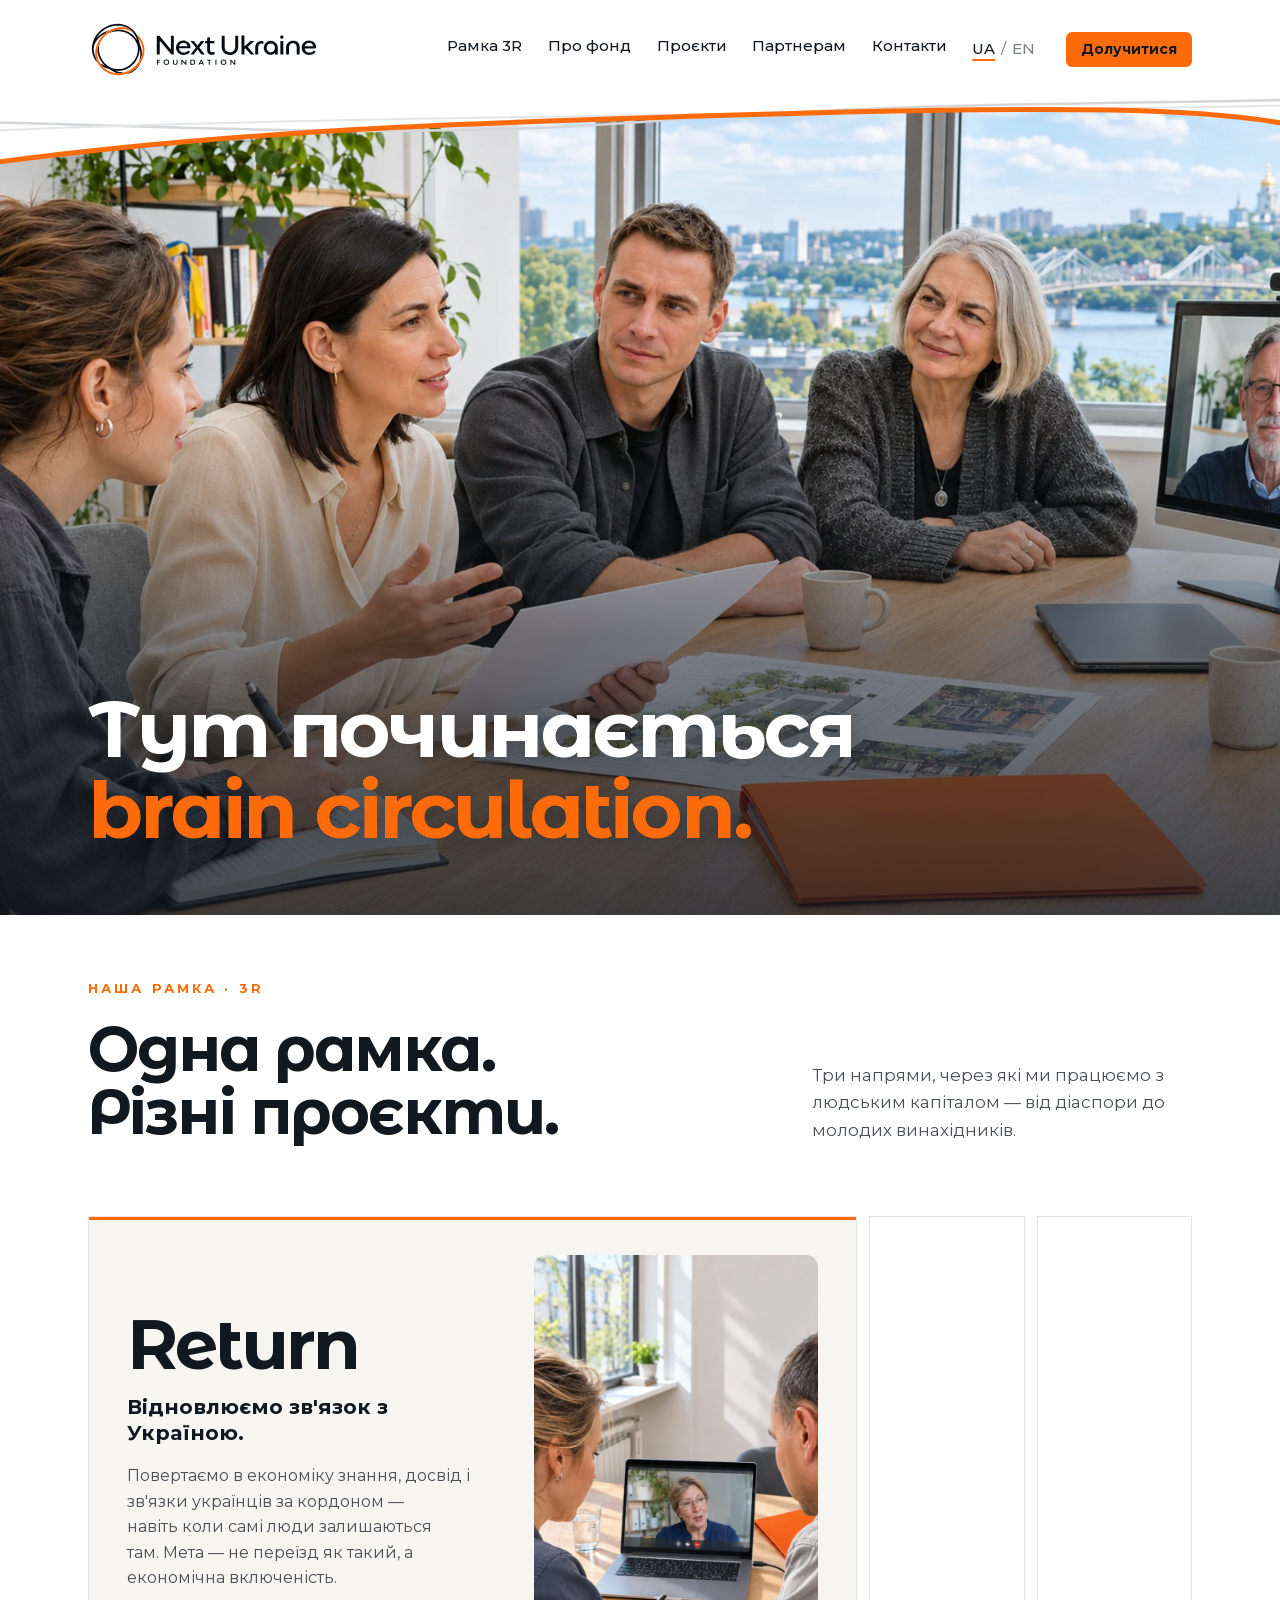
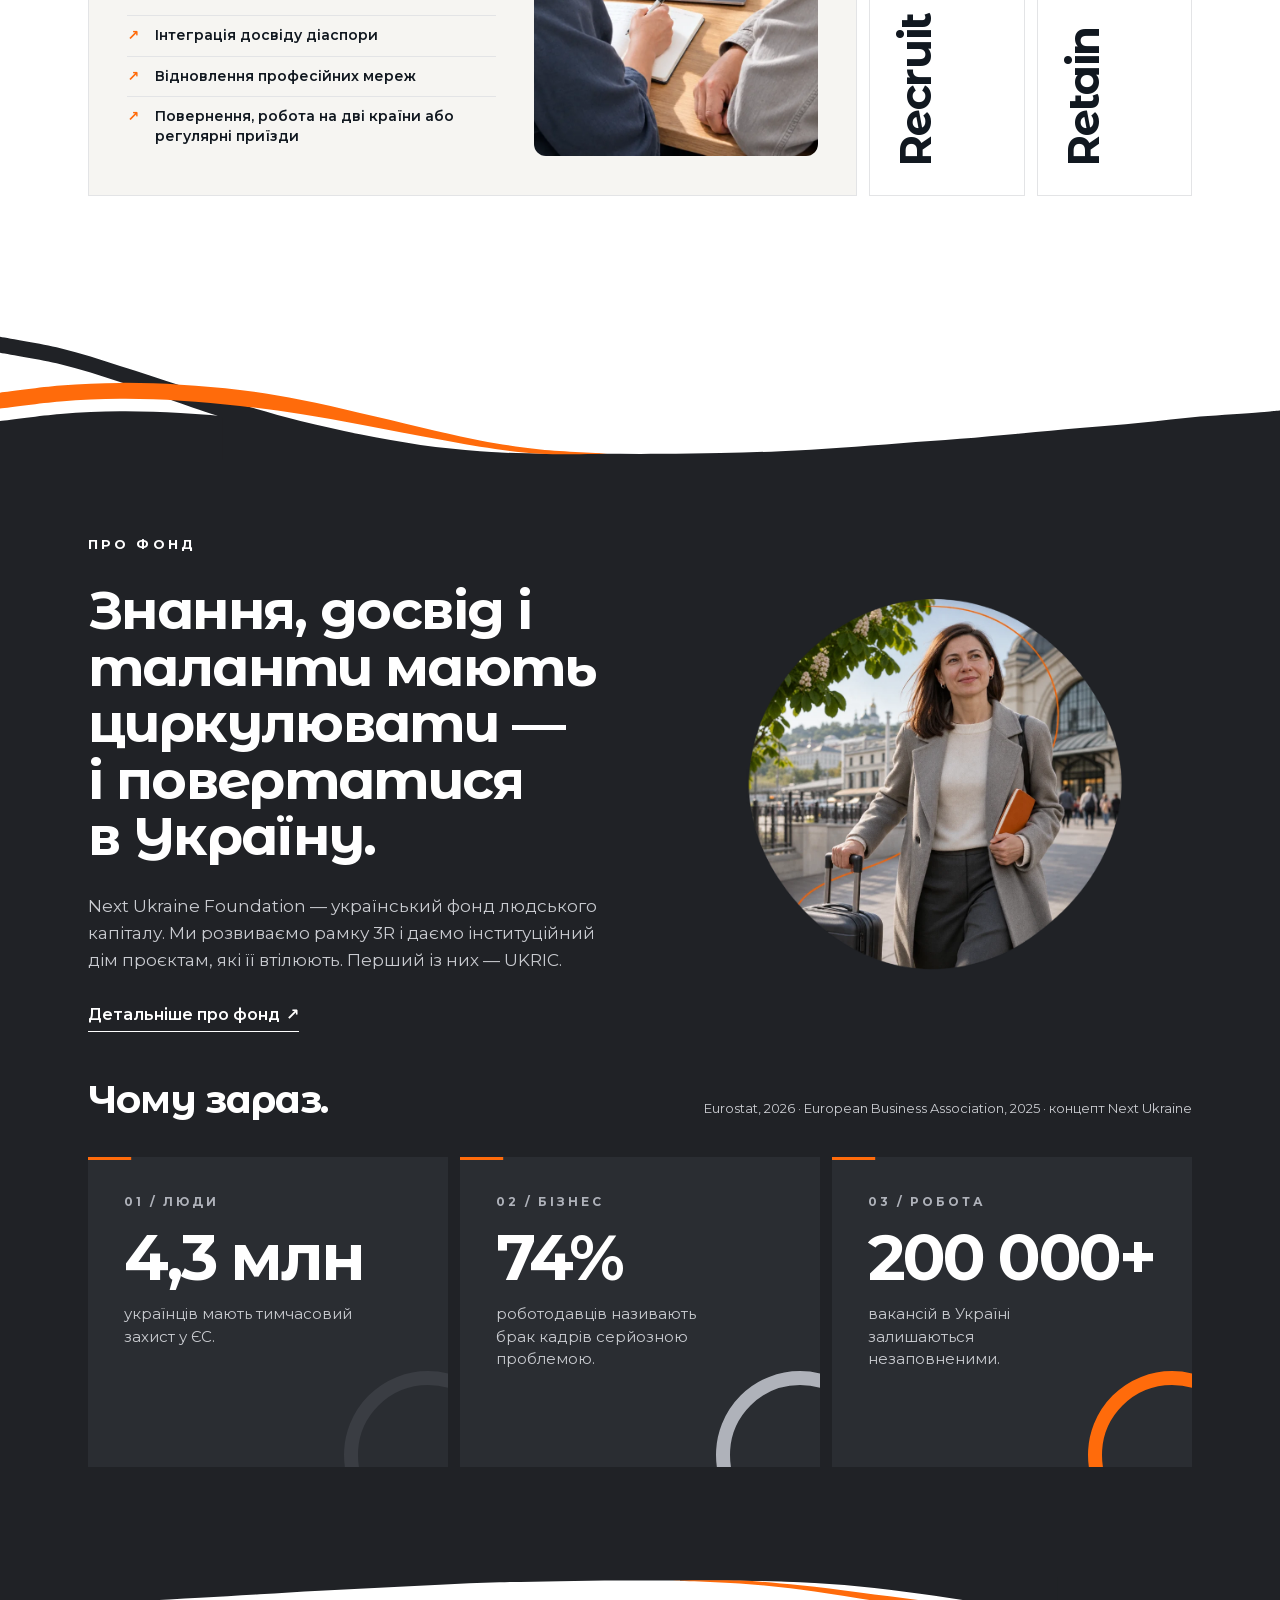
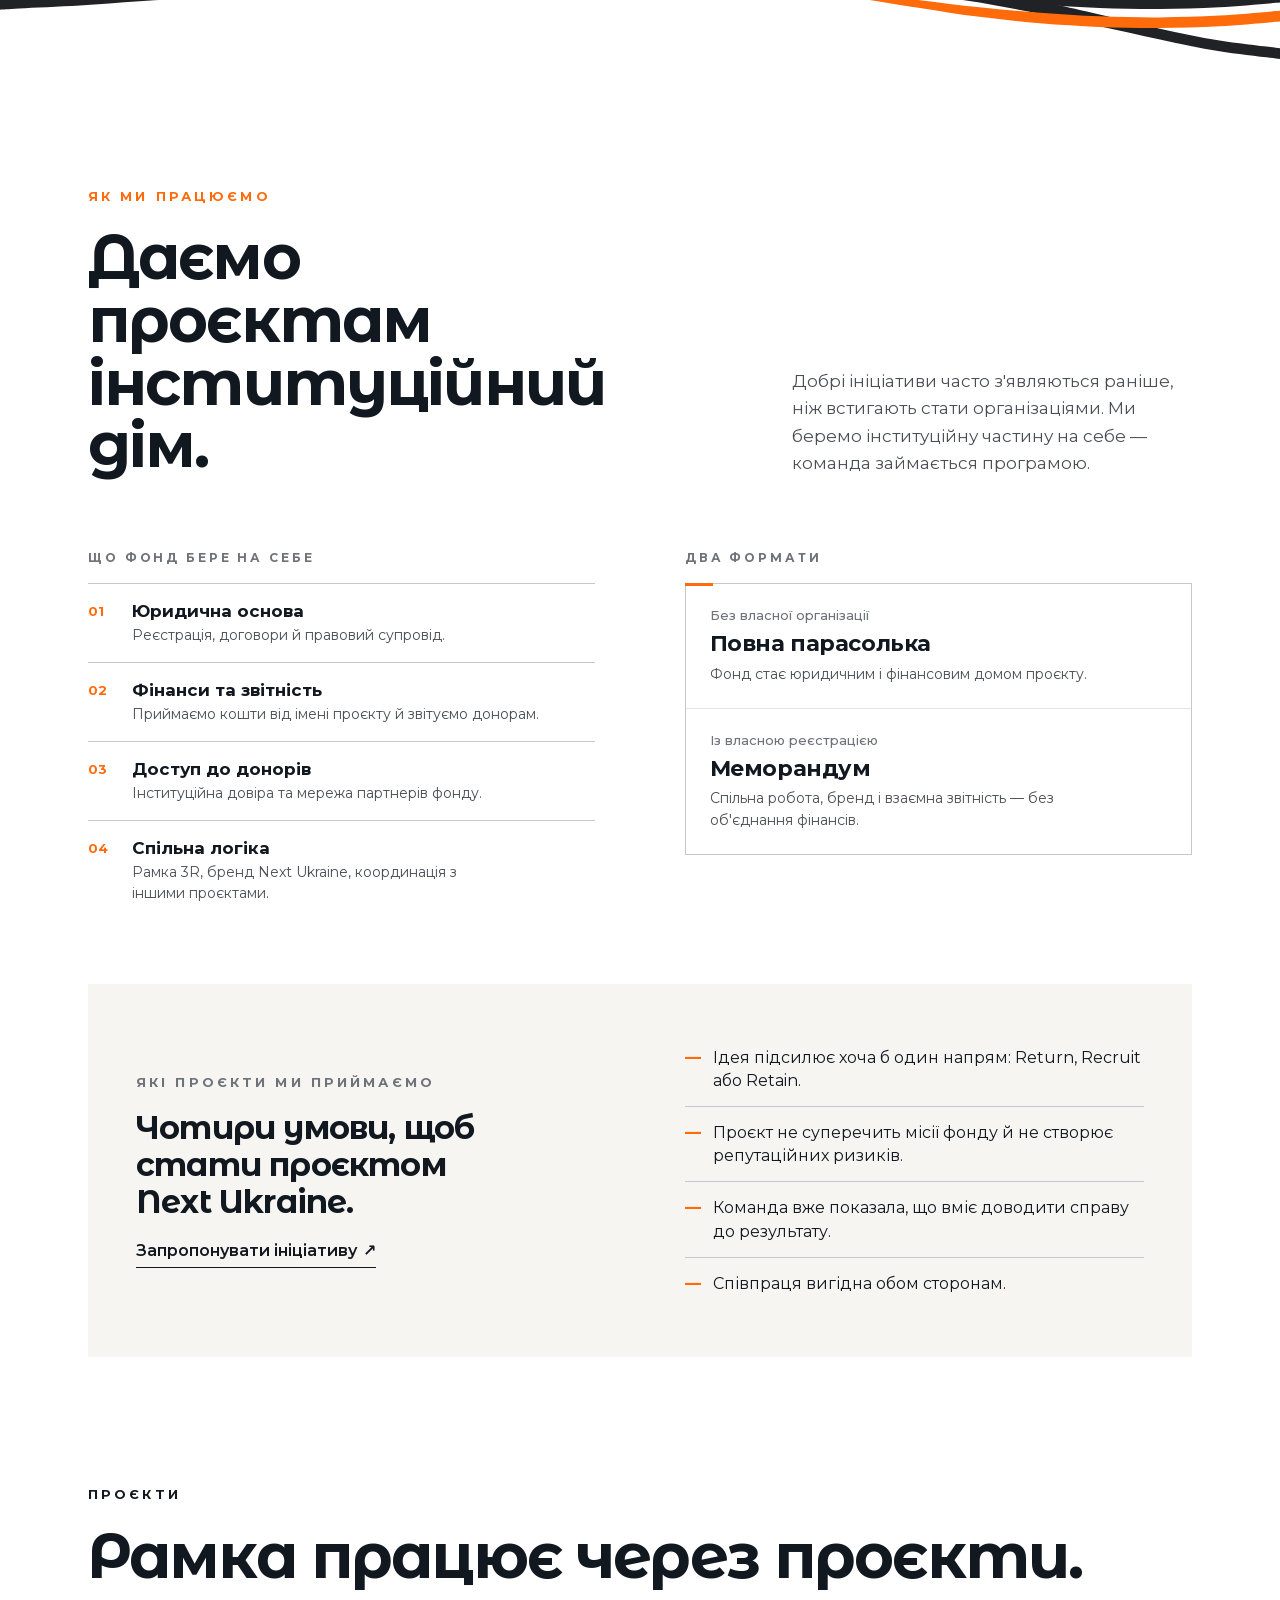
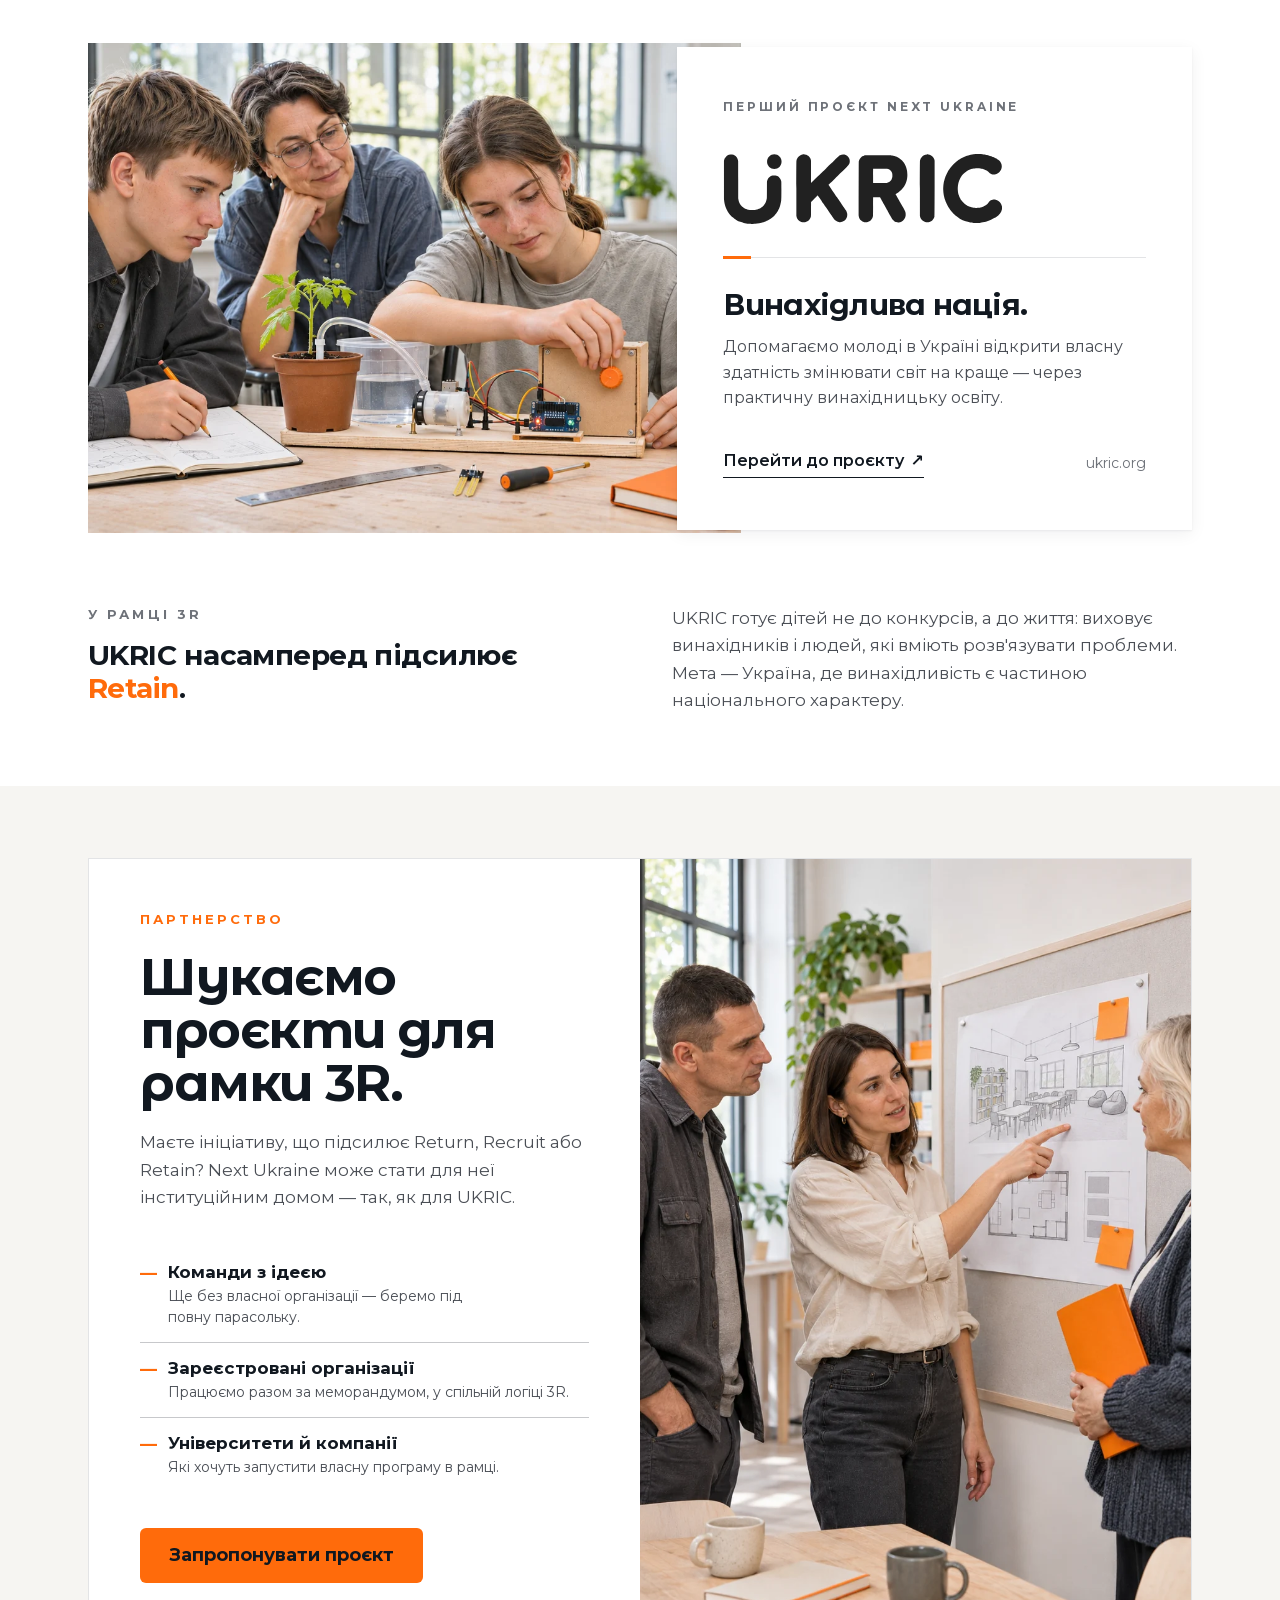
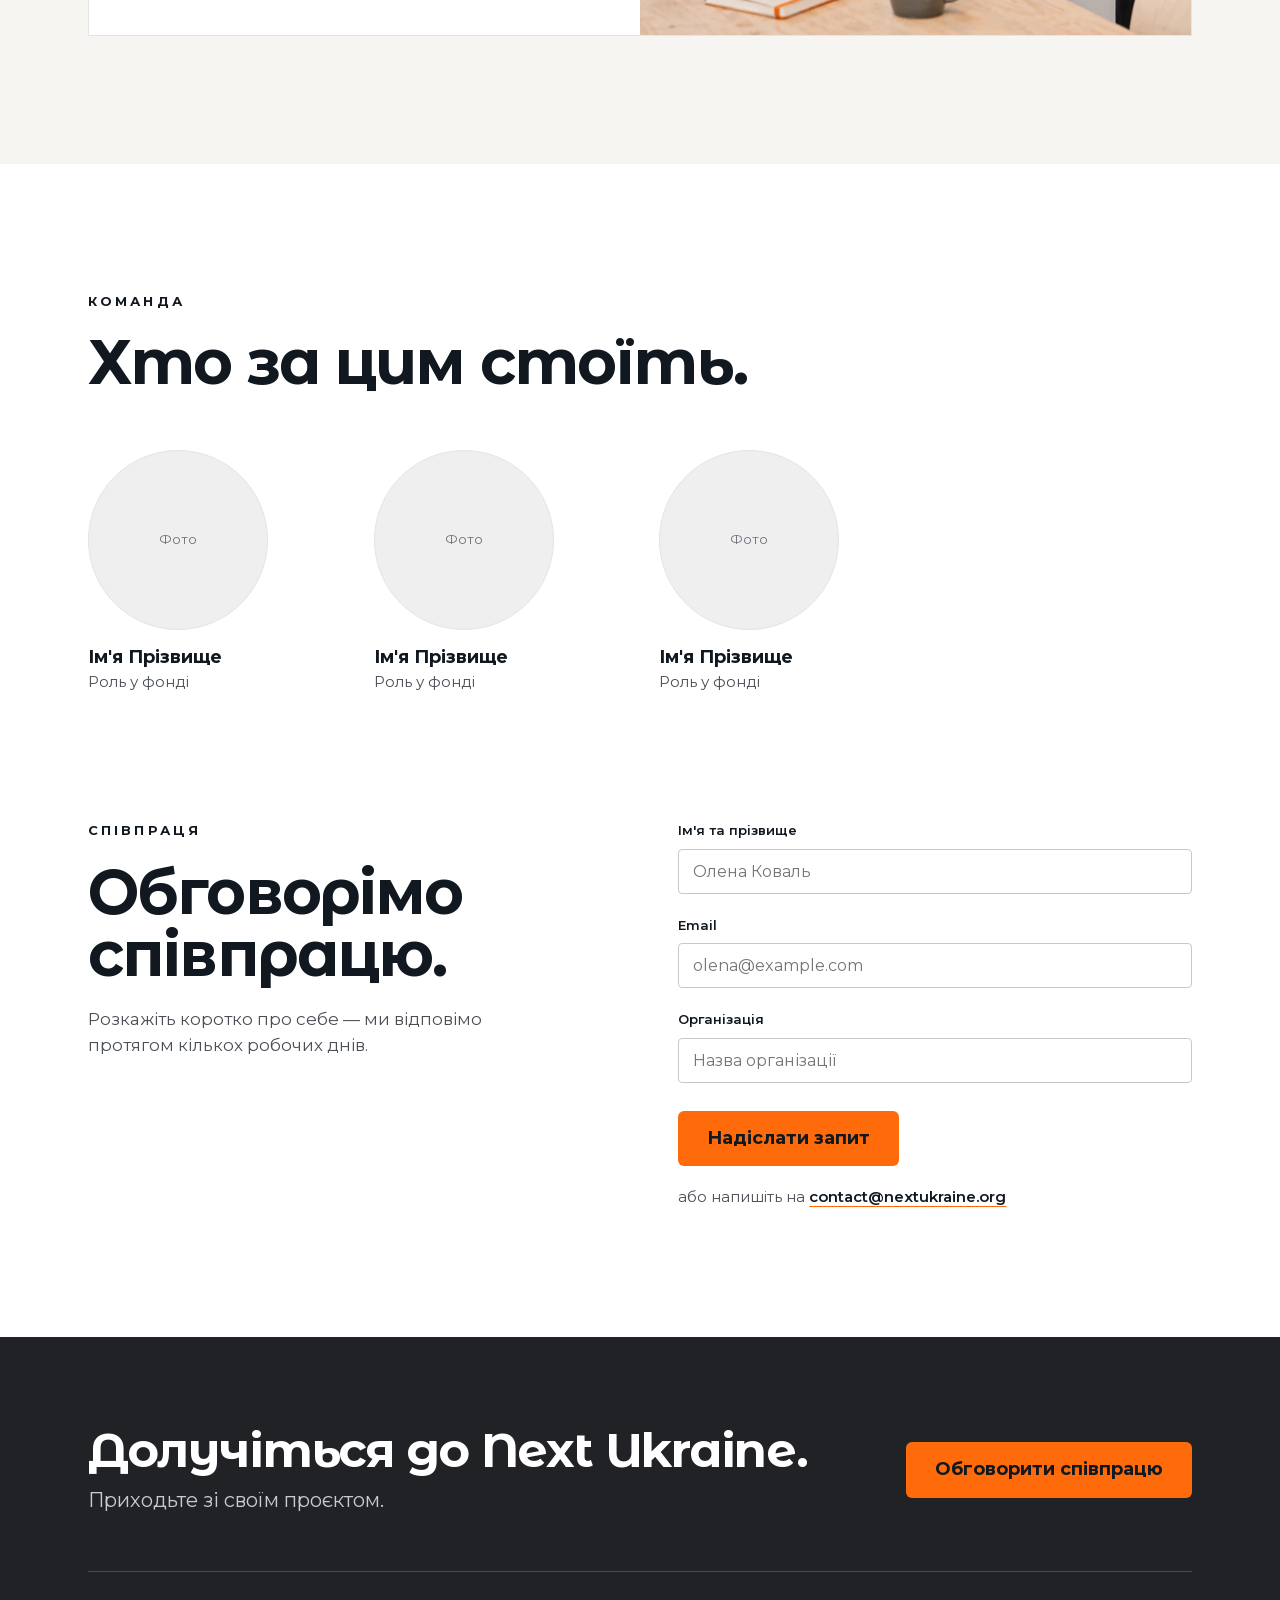
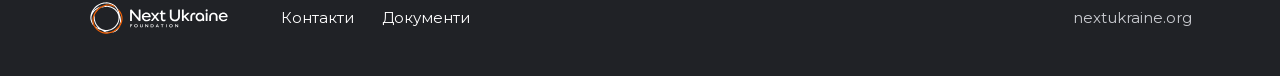
<file: site/index.html>
<!DOCTYPE html>
<html lang="uk">
<head>
<meta charset="utf-8">
<meta name="viewport" content="width=device-width, initial-scale=1">

<title>Next Ukraine Foundation — тут починається brain circulation</title>
<meta name="description" content="Фонд Next Ukraine повертає, залучає та утримує знання, досвід і таланти — для майбутнього України. Рамка 3R: Return, Recruit, Retain.">
<meta name="color-scheme" content="light">
<meta name="theme-color" content="#202226">

<link rel="canonical" href="https://nextukraine.org/">

<meta property="og:type" content="website">
<meta property="og:site_name" content="Next Ukraine Foundation">
<meta property="og:title" content="Тут починається brain circulation">
<meta property="og:description" content="Фонд Next Ukraine повертає, залучає та утримує знання, досвід і таланти — для майбутнього України.">
<meta property="og:url" content="https://nextukraine.org/">
<meta property="og:image" content="https://nextukraine.org/assets/img/og-cover.jpg">
<meta property="og:locale" content="uk_UA">
<meta name="twitter:card" content="summary_large_image">

<link rel="icon" href="assets/img/favicon.svg" type="image/svg+xml">
<link rel="apple-touch-icon" href="assets/img/apple-touch-icon.png">
<link rel="manifest" href="site.webmanifest">

<link rel="preload" as="font" type="font/woff2" href="assets/fonts/montserrat-400-cyrillic.woff2" crossorigin>
<link rel="preload" as="font" type="font/woff2" href="assets/fonts/montserratalternates-700-cyrillic.woff2" crossorigin>

<link rel="stylesheet" href="assets/css/tokens.css?v=DEPLOY_ID">
<link rel="stylesheet" href="assets/css/site.css?v=DEPLOY_ID">

<!-- Marks that scripting is live. Without it the 3R panels cannot be opened,
     so CSS expands all three instead of hiding two thirds of the section. -->
<script>document.documentElement.classList.add('js');</script>

<script type="application/ld+json">
{
  "@context": "https://schema.org",
  "@type": "NGO",
  "name": "Next Ukraine Foundation",
  "url": "https://nextukraine.org/",
  "email": "contact@nextukraine.org",
  "inLanguage": "uk",
  "description": "Український фонд людського капіталу. Розвиває рамку 3R — Return, Recruit, Retain — і дає інституційний дім проєктам, які її втілюють.",
  "logo": "https://nextukraine.org/assets/img/logo/next-ukraine-lockup.svg"
}
</script>
</head>

<body>
<a class="skip-link" href="#main">Перейти до змісту</a>

<!--
  ==========================================================================
  TODO перед публічним анонсом:
    · EN-версія — перемикач мови зараз неактивний (див. .lang__opt[disabled])
    · Команда — три картки з заглушками «Ім'я Прізвище»
    · Футер, «Документи» — немає цільової сторінки
    · Форма не надсилає: кнопка показує тост, поруч живий email
  ==========================================================================
-->

<header class="site-header">
  <div class="wrap">
    <div class="site-header__bar">

      <a class="site-header__logo" href="#top" aria-label="Next Ukraine Foundation — на початок">
        <img src="assets/img/logo/next-ukraine-lockup.svg" alt="Next Ukraine Foundation" width="420" height="60">
      </a>

      <nav class="site-nav" aria-label="Основна навігація">
        <a class="site-nav__link" href="#r3">Рамка 3R</a>
        <a class="site-nav__link" href="#about">Про фонд</a>
        <a class="site-nav__link" href="#projects">Проєкти</a>
        <a class="site-nav__link" href="#ways">Партнерам</a>
        <a class="site-nav__link" href="#contact">Контакти</a>
        <span class="lang">
          <button class="lang__opt" type="button" aria-current="true">UA</button>
          <span class="lang__sep" aria-hidden="true">/</span>
          <button class="lang__opt" type="button" disabled title="Англійська версія в підготовці">EN</button>
        </span>
      </nav>

      <div class="site-header__cta">
        <a class="btn btn--primary btn--sm" href="#contact">Долучитися</a>
      </div>

      <button class="nav-toggle" type="button" aria-label="Відкрити меню" aria-expanded="false" aria-controls="mobile-nav">
        <span></span><span></span><span></span>
      </button>

    </div>

    <nav class="mobile-nav" id="mobile-nav" aria-label="Мобільна навігація">
      <a class="mobile-nav__link" href="#r3">Рамка 3R<span aria-hidden="true">↗</span></a>
      <a class="mobile-nav__link" href="#about">Про фонд<span aria-hidden="true">↗</span></a>
      <a class="mobile-nav__link" href="#projects">Проєкти<span aria-hidden="true">↗</span></a>
      <a class="mobile-nav__link" href="#ways">Партнерам<span aria-hidden="true">↗</span></a>
      <a class="mobile-nav__link" href="#contact">Контакти<span aria-hidden="true">↗</span></a>
      <div class="mobile-nav__foot">
        <span class="lang">
          <button class="lang__opt" type="button" aria-current="true">UA</button>
          <span class="lang__sep" aria-hidden="true">/</span>
          <button class="lang__opt" type="button" disabled title="Англійська версія в підготовці">EN</button>
        </span>
        <a class="btn btn--primary" href="#contact">Долучитися</a>
      </div>
    </nav>
  </div>
</header>

<main id="main">

  <!-- 01 · Hero -->
  <section class="hero" id="top">
    <div class="hero__photo" role="img"
         aria-label="Команда фахівців обговорює спільний проєкт за столом, колега долучається онлайн">

      <!-- The wave that carries the white header down into the photo. Its three
           lines are revealed left to right once, then drift; site.js freezes
           the whole thing when the visitor asks for reduced motion. -->
      <svg class="hero__wave" viewBox="0 0 1200 140" preserveAspectRatio="none" aria-hidden="true">
        <defs>
          <clipPath id="nuW1" clipPathUnits="userSpaceOnUse">
            <rect x="0" y="-40" width="0" height="220">
              <animate attributeName="width" from="0" to="1200" dur="1.8s" begin="0.15s" fill="freeze"
                       calcMode="spline" keyTimes="0;1" keySplines="0.65 0 0.35 1"/>
            </rect>
          </clipPath>
          <clipPath id="nuW2" clipPathUnits="userSpaceOnUse">
            <rect x="0" y="-40" width="0" height="220">
              <animate attributeName="width" from="0" to="1200" dur="1.8s" begin="0.35s" fill="freeze"
                       calcMode="spline" keyTimes="0;1" keySplines="0.65 0 0.35 1"/>
            </rect>
          </clipPath>
          <clipPath id="nuW3" clipPathUnits="userSpaceOnUse">
            <rect x="0" y="-40" width="0" height="220">
              <animate attributeName="width" from="0" to="1200" dur="1.8s" begin="0s" fill="freeze"
                       calcMode="spline" keyTimes="0;1" keySplines="0.65 0 0.35 1"/>
            </rect>
          </clipPath>
        </defs>

        <path d="M0,0 H1200 V52 C1120,22 1000,10 800,22 C500,40 250,60 0,128 Z" fill="#fff">
          <animate attributeName="d" dur="10s" begin="0s" repeatCount="indefinite"
                   calcMode="spline" keyTimes="0;0.5;1" keySplines="0.45 0 0.55 1;0.45 0 0.55 1"
                   values="M0,0 H1200 V52 C1120,22 1000,10 800,22 C500,40 250,60 0,128 Z;M0,0 H1200 V40 C1120,12 980,24 780,30 C480,46 240,48 0,116 Z;M0,0 H1200 V52 C1120,22 1000,10 800,22 C500,40 250,60 0,128 Z"/>
        </path>

        <path d="M0,34 C200,74 380,62 600,32 C820,2 1000,-2 1200,12" fill="none" stroke="#D5D6DA"
              stroke-width="2.5" stroke-linecap="round" vector-effect="non-scaling-stroke" clip-path="url(#nuW1)">
          <animate attributeName="d" dur="13s" begin="-4s" repeatCount="indefinite"
                   calcMode="spline" keyTimes="0;0.5;1" keySplines="0.45 0 0.55 1;0.45 0 0.55 1"
                   values="M0,34 C200,74 380,62 600,32 C820,2 1000,-2 1200,12;M0,46 C220,58 400,78 620,42 C840,8 1010,10 1200,2;M0,34 C200,74 380,62 600,32 C820,2 1000,-2 1200,12"/>
        </path>

        <path d="M0,70 C320,24 700,44 1200,4" fill="none" stroke="#E4E5E8"
              stroke-width="2" stroke-linecap="round" vector-effect="non-scaling-stroke" clip-path="url(#nuW2)">
          <animate attributeName="d" dur="16s" begin="-9s" repeatCount="indefinite"
                   calcMode="spline" keyTimes="0;0.5;1" keySplines="0.45 0 0.55 1;0.45 0 0.55 1"
                   values="M0,70 C320,24 700,44 1200,4;M0,56 C300,40 720,24 1200,18;M0,70 C320,24 700,44 1200,4"/>
        </path>

        <path d="M0,128 C250,60 500,40 800,22 C1000,10 1120,22 1200,52" fill="none" stroke="#FF6B0B"
              stroke-width="5" stroke-linecap="round" vector-effect="non-scaling-stroke" clip-path="url(#nuW3)">
          <animate attributeName="d" dur="10s" begin="0s" repeatCount="indefinite"
                   calcMode="spline" keyTimes="0;0.5;1" keySplines="0.45 0 0.55 1;0.45 0 0.55 1"
                   values="M0,128 C250,60 500,40 800,22 C1000,10 1120,22 1200,52;M0,116 C240,48 480,46 780,30 C980,24 1120,12 1200,40;M0,128 C250,60 500,40 800,22 C1000,10 1120,22 1200,52"/>
        </path>
      </svg>

      <div class="hero__scrim" aria-hidden="true"></div>

      <div class="hero__caption">
        <div class="wrap">
          <h1 class="hero__title">Тут починається <span>brain circulation.</span></h1>
        </div>
      </div>
    </div>
  </section>

  <!-- 02 · Рамка 3R -->
  <section class="r3" id="r3" aria-labelledby="r3-title">
    <div class="r3__inner">

      <div class="sec-head">
        <div class="sec-head__left">
          <p class="eyebrow eyebrow--accent">Наша рамка · 3R</p>
          <h2 class="h-section r3__title" id="r3-title">Одна рамка.<br>Різні проєкти.</h2>
        </div>
        <p class="sec-head__lead r3__lead">Три напрями, через які ми працюємо з людським капіталом — від діаспори до молодих винахідників.</p>
      </div>

      <div class="r3__strip" data-r3>

        <button class="r3-panel is-open" type="button" data-r3-panel aria-expanded="true">
          <span class="r3-panel__bar" aria-hidden="true"></span>
          <span class="r3-panel__closed" aria-hidden="true">
            <span class="r3-panel__vtitle">Return</span>
          </span>
          <span class="r3-panel__open">
            <span class="r3-panel__body">
              <span class="r3-panel__stack">
                <span class="r3-panel__name">Return</span>
                <span class="r3-panel__claim">Відновлюємо зв'язок з Україною.</span>
                <span class="r3-panel__text">Повертаємо в економіку знання, досвід і зв'язки українців за кордоном — навіть коли самі люди залишаються там. Мета — не переїзд як такий, а економічна включеність.</span>
                <span class="r3-panel__points">
                  <span><span aria-hidden="true">↗</span><span>Інтеграція досвіду діаспори</span></span>
                  <span><span aria-hidden="true">↗</span><span>Відновлення професійних мереж</span></span>
                  <span><span aria-hidden="true">↗</span><span>Повернення, робота на дві країни або регулярні приїзди</span></span>
                </span>
              </span>
            </span>
            <span class="r3-panel__art" style="background-image:url(assets/img/illo/return-call-sun-eq-v3.webp);background-position:50% 50%"></span>
          </span>
        </button>

        <button class="r3-panel" type="button" data-r3-panel aria-expanded="false">
          <span class="r3-panel__bar" aria-hidden="true"></span>
          <span class="r3-panel__closed" aria-hidden="true">
            <span class="r3-panel__vtitle">Recruit</span>
          </span>
          <span class="r3-panel__open">
            <span class="r3-panel__body">
              <span class="r3-panel__stack">
                <span class="r3-panel__name">Recruit</span>
                <span class="r3-panel__claim">Залучаємо потрібні компетенції.</span>
                <span class="r3-panel__text">Залучаємо фахівців без попереднього зв'язку з Україною там, де ринок праці поки не може дати потрібних компетенцій сам. Це точкове підсилення, а не механічне збільшення кількості людей.</span>
                <span class="r3-panel__points">
                  <span><span aria-hidden="true">↗</span><span>Визначаємо дефіцити компетенцій у стратегічних секторах</span></span>
                  <span><span aria-hidden="true">↗</span><span>Створюємо умови, що приваблюють їх носіїв</span></span>
                  <span><span aria-hidden="true">↗</span><span>Інтегруємо через роботодавців із реальним попитом</span></span>
                </span>
              </span>
            </span>
            <span class="r3-panel__art" style="background-image:url(assets/img/illo/recruit-walk-eq-v3.webp);background-position:50% 30%"></span>
          </span>
        </button>

        <button class="r3-panel" type="button" data-r3-panel aria-expanded="false">
          <span class="r3-panel__bar" aria-hidden="true"></span>
          <span class="r3-panel__closed" aria-hidden="true">
            <span class="r3-panel__vtitle">Retain</span>
          </span>
          <span class="r3-panel__open">
            <span class="r3-panel__body">
              <span class="r3-panel__stack">
                <span class="r3-panel__name">Retain</span>
                <span class="r3-panel__claim">Створюємо умови для реалізації.</span>
                <span class="r3-panel__text">Центральний елемент рамки: середовище, де знання застосовуються, обростають зв'язками і накопичуються з часом. Зменшуємо brain waste — коли люди працюють нижче своєї кваліфікації.</span>
                <span class="r3-panel__points">
                  <span><span aria-hidden="true">↗</span><span>Перекваліфікація під конкретний запит роботодавця чи проєкту</span></span>
                  <span><span aria-hidden="true">↗</span><span>Менторство діаспори та зовнішніх експертів</span></span>
                  <span><span aria-hidden="true">↗</span><span>Професійна реалізація разом з якістю життя</span></span>
                </span>
              </span>
            </span>
            <span class="r3-panel__art" style="background-image:url(assets/img/illo/retain-studio-eq-v3.webp);background-position:50% 30%"></span>
          </span>
        </button>

      </div>
    </div>
  </section>

  <!-- 03 · Про фонд -->
  <section class="about" id="about" aria-labelledby="about-title">
    <svg class="about__wave about__wave--top" aria-hidden="true" viewBox="0 0 1440 140" preserveAspectRatio="none">
      <path d="M0,0 H1440 V85 C1436,85.3 1433,85.8 1418,87 C1403,88.2 1373,90.0 1350,92 C1328,94.0 1306,96.8 1283,99 C1261,101.2 1238,103.0 1215,105 C1193,107.0 1171,109.0 1148,111 C1126,113.0 1103,115.2 1080,117 C1058,118.8 1036,120.3 1013,122 C991,123.7 968,125.5 945,127 C923,128.5 901,130.0 878,131 C856,132.0 833,132.5 810,133 C788,133.5 766,133.8 743,134 C721,134.2 698,134.0 675,134 C653,134.0 631,134.3 608,134 C586,133.7 563,133.2 540,132 C518,130.8 496,129.3 473,127 C451,124.7 428,121.5 405,118 C383,114.5 361,110.0 338,106 C316,102.0 293,97.0 270,94 C248,91.0 226,89.3 203,88 C181,86.7 158,85.8 135,86 C113,86.2 91,87.2 68,89 C46,90.8 11,95.7 0,97 Z" fill="#fff"></path>
      <path d="M0,2 C11,4.2 46,9.5 68,15 C91,20.5 113,28.0 135,35 C158,42.0 181,49.8 203,57 C226,64.2 248,71.3 270,78 C293,84.7 316,91.3 338,97 C361,102.7 383,107.5 405,112 C428,116.5 451,120.8 473,124 C496,127.2 518,129.3 540,131 C563,132.7 586,133.5 608,134 C631,134.5 664,134.0 675,134 L675,140 L250,140 L250,93 C242,90.3 222,83.7 203,77 C184,70.3 158,60.3 135,53 C113,45.7 91,38.5 68,33 C46,27.5 11,22.2 0,20 Z" fill="#202226"></path>
      <path d="M0,65 C11,63.7 46,58.8 68,57 C91,55.2 113,54.2 135,54 C158,53.8 181,54.7 203,56 C226,57.3 248,59.2 270,62 C293,64.8 316,68.7 338,73 C361,77.3 383,82.8 405,88 C428,93.2 451,98.8 473,104 C496,109.2 518,114.8 540,119 C563,123.2 583,126.5 608,129 C633,131.5 676,133.2 690,134 L690,134 C676,134.0 633,135.3 608,134 C583,132.7 563,129.3 540,126 C518,122.7 496,118.2 473,114 C451,109.8 428,105.2 405,101 C383,96.8 361,92.5 338,89 C316,85.5 293,82.5 270,80 C248,77.5 226,75.3 203,74 C181,72.7 158,71.8 135,72 C113,72.2 91,73.2 68,75 C46,76.8 11,81.7 0,83 Z" fill="#FF6B0B"></path>
    </svg>

    <div class="about__inner">
      <div class="about__copy">
        <p class="eyebrow eyebrow--on-dark">Про фонд</p>
        <h2 class="about__claim" id="about-title">Знання, досвід і таланти мають циркулювати — і повертатися в Україну.</h2>
        <p class="about__text">Next Ukraine Foundation — український фонд людського капіталу. Ми розвиваємо рамку 3R і даємо інституційний дім проєктам, які її втілюють. Перший із них — UKRIC.</p>
        <div><a class="tlink tlink--on-dark" href="#host">Детальніше про фонд<span aria-hidden="true">↗</span></a></div>
      </div>

      <div class="about__art">
        <img src="assets/img/illo/about-return-900-v3.webp" width="900" height="900" loading="lazy" decoding="async"
             alt="Ілюстрація: фахівчиня з валізою та записником повертається до Києва">
      </div>

      <div class="about__why">
        <div class="why">
          <div class="why__head">
            <h3 class="why__title">Чому зараз.</h3>
            <span class="why__source">Eurostat, 2026 · European Business Association, 2025 · концепт Next Ukraine</span>
          </div>
          <div class="why__grid">
            <article class="why-card">
              <span class="why-card__bar" aria-hidden="true"></span>
              <span class="why-card__ring" aria-hidden="true"></span>
              <span class="why-card__label">01 / Люди</span>
              <span class="why-card__figure">4,3 млн</span>
              <span class="why-card__note">українців мають тимчасовий захист у ЄС.</span>
            </article>
            <article class="why-card">
              <span class="why-card__bar" aria-hidden="true"></span>
              <span class="why-card__ring" aria-hidden="true"></span>
              <span class="why-card__label">02 / Бізнес</span>
              <span class="why-card__figure">74%</span>
              <span class="why-card__note">роботодавців називають брак кадрів серйозною проблемою.</span>
            </article>
            <article class="why-card">
              <span class="why-card__bar" aria-hidden="true"></span>
              <span class="why-card__ring" aria-hidden="true"></span>
              <span class="why-card__label">03 / Робота</span>
              <span class="why-card__figure">200 000+</span>
              <span class="why-card__note">вакансій в Україні залишаються незаповненими.</span>
            </article>
          </div>
        </div>
      </div>
    </div>

    <svg class="about__wave about__wave--bottom" aria-hidden="true" viewBox="0 0 1440 140" preserveAspectRatio="none">
      <path d="M0,0 H1440 V85 C1436,85.3 1433,85.8 1418,87 C1403,88.2 1373,90.0 1350,92 C1328,94.0 1306,96.8 1283,99 C1261,101.2 1238,103.0 1215,105 C1193,107.0 1171,109.0 1148,111 C1126,113.0 1103,115.2 1080,117 C1058,118.8 1036,120.3 1013,122 C991,123.7 968,125.5 945,127 C923,128.5 901,130.0 878,131 C856,132.0 833,132.5 810,133 C788,133.5 766,133.8 743,134 C721,134.2 698,134.0 675,134 C653,134.0 631,134.3 608,134 C586,133.7 563,133.2 540,132 C518,130.8 496,129.3 473,127 C451,124.7 428,121.5 405,118 C383,114.5 361,110.0 338,106 C316,102.0 293,97.0 270,94 C248,91.0 226,89.3 203,88 C181,86.7 158,85.8 135,86 C113,86.2 91,87.2 68,89 C46,90.8 11,95.7 0,97 Z" fill="#fff"></path>
      <path d="M0,2 C11,4.2 46,9.5 68,15 C91,20.5 113,28.0 135,35 C158,42.0 181,49.8 203,57 C226,64.2 248,71.3 270,78 C293,84.7 316,91.3 338,97 C361,102.7 383,107.5 405,112 C428,116.5 451,120.8 473,124 C496,127.2 518,129.3 540,131 C563,132.7 586,133.5 608,134 C631,134.5 664,134.0 675,134 L675,140 L250,140 L250,93 C242,90.3 222,83.7 203,77 C184,70.3 158,60.3 135,53 C113,45.7 91,38.5 68,33 C46,27.5 11,22.2 0,20 Z" fill="#202226"></path>
      <path d="M0,65 C11,63.7 46,58.8 68,57 C91,55.2 113,54.2 135,54 C158,53.8 181,54.7 203,56 C226,57.3 248,59.2 270,62 C293,64.8 316,68.7 338,73 C361,77.3 383,82.8 405,88 C428,93.2 451,98.8 473,104 C496,109.2 518,114.8 540,119 C563,123.2 583,126.5 608,129 C633,131.5 676,133.2 690,134 L690,134 C676,134.0 633,135.3 608,134 C583,132.7 563,129.3 540,126 C518,122.7 496,118.2 473,114 C451,109.8 428,105.2 405,101 C383,96.8 361,92.5 338,89 C316,85.5 293,82.5 270,80 C248,77.5 226,75.3 203,74 C181,72.7 158,71.8 135,72 C113,72.2 91,73.2 68,75 C46,76.8 11,81.7 0,83 Z" fill="#FF6B0B"></path>
    </svg>
  </section>

  <!-- 04 · Парасолька -->
  <section class="host" id="host" aria-labelledby="host-title">
    <div class="host__inner">

      <div class="sec-head">
        <div class="sec-head__left">
          <p class="eyebrow eyebrow--accent">Як ми працюємо</p>
          <h2 class="h-section" id="host-title">Даємо проєктам інституційний дім.</h2>
        </div>
        <p class="sec-head__lead">Добрі ініціативи часто з'являються раніше, ніж встигають стати організаціями. Ми беремо інституційну частину на себе — команда займається програмою.</p>
      </div>

      <div class="host__cols">
        <div class="host__col">
          <span class="host__colhead">Що фонд бере на себе</span>

          <div class="host-item">
            <span class="host-item__num">01</span>
            <span class="host-item__body">
              <span class="host-item__title">Юридична основа</span>
              <span class="host-item__text">Реєстрація, договори й правовий супровід.</span>
            </span>
          </div>
          <div class="host-item">
            <span class="host-item__num">02</span>
            <span class="host-item__body">
              <span class="host-item__title">Фінанси та звітність</span>
              <span class="host-item__text">Приймаємо кошти від імені проєкту й звітуємо донорам.</span>
            </span>
          </div>
          <div class="host-item">
            <span class="host-item__num">03</span>
            <span class="host-item__body">
              <span class="host-item__title">Доступ до донорів</span>
              <span class="host-item__text">Інституційна довіра та мережа партнерів фонду.</span>
            </span>
          </div>
          <div class="host-item">
            <span class="host-item__num">04</span>
            <span class="host-item__body">
              <span class="host-item__title">Спільна логіка</span>
              <span class="host-item__text">Рамка 3R, бренд Next Ukraine, координація з іншими проєктами.</span>
            </span>
          </div>
        </div>

        <div class="host__col">
          <span class="host__colhead">Два формати</span>
          <div class="host-modes">
            <span class="host-modes__tab" aria-hidden="true"></span>
            <div class="host-mode">
              <span class="host-mode__kicker">Без власної організації</span>
              <span class="host-mode__title">Повна парасолька</span>
              <span class="host-mode__text">Фонд стає юридичним і фінансовим домом проєкту.</span>
            </div>
            <div class="host-mode">
              <span class="host-mode__kicker">Із власною реєстрацією</span>
              <span class="host-mode__title">Меморандум</span>
              <span class="host-mode__text">Спільна робота, бренд і взаємна звітність — без об'єднання фінансів.</span>
            </div>
          </div>
        </div>
      </div>

      <div class="host-criteria">
        <div class="host-criteria__left">
          <span class="eyebrow eyebrow--muted">Які проєкти ми приймаємо</span>
          <span class="host-criteria__title">Чотири умови, щоб стати проєктом Next Ukraine.</span>
          <a class="tlink" href="#contact">Запропонувати ініціативу<span aria-hidden="true">↗</span></a>
        </div>
        <ul class="dash-list">
          <li><span class="dash-list__mark" aria-hidden="true">—</span><span>Ідея підсилює хоча б один напрям: Return, Recruit або Retain.</span></li>
          <li><span class="dash-list__mark" aria-hidden="true">—</span><span>Проєкт не суперечить місії фонду й не створює репутаційних ризиків.</span></li>
          <li><span class="dash-list__mark" aria-hidden="true">—</span><span>Команда вже показала, що вміє доводити справу до результату.</span></li>
          <li><span class="dash-list__mark" aria-hidden="true">—</span><span>Співпраця вигідна обом сторонам.</span></li>
        </ul>
      </div>

    </div>
  </section>

  <!-- 05 · Проєкти -->
  <section class="projects" id="projects" aria-labelledby="projects-title">
    <div class="projects__head">
      <p class="eyebrow">Проєкти</p>
      <h2 class="h-section" id="projects-title">Рамка працює через проєкти.</h2>
    </div>

    <a class="pcard" href="https://ukric.org" target="_blank" rel="noopener">
      <span class="pcard__media" role="img" aria-label="Учні UKRIC працюють над екоекспериментом"></span>
      <span class="pcard__body">
        <span class="pcard__kicker">Перший проєкт Next Ukraine</span>
        <img class="pcard__logo" src="assets/img/logo/ukric-wordmark.svg" alt="UKRIC" width="280" height="78" loading="lazy">
        <span class="pcard__rule" aria-hidden="true"><span></span><span></span></span>
        <span class="pcard__subtitle">Винахідлива нація.</span>
        <span class="pcard__text">Допомагаємо молоді в Україні відкрити власну здатність змінювати світ на краще — через практичну винахідницьку освіту.</span>
        <span class="pcard__foot">
          <span class="tlink">Перейти до проєкту<span aria-hidden="true">↗</span></span>
          <span class="pcard__domain">ukric.org</span>
        </span>
      </span>
    </a>

    <div class="projects__note">
      <div class="projects__note-left">
        <span class="eyebrow eyebrow--muted">У рамці 3R</span>
        <span class="projects__note-claim">UKRIC насамперед підсилює <em>Retain</em>.</span>
      </div>
      <p class="projects__note-text">UKRIC готує дітей не до конкурсів, а до життя: виховує винахідників і людей, які вміють розв'язувати проблеми. Мета — Україна, де винахідливість є частиною національного характеру.</p>
    </div>
  </section>

  <!-- 06 · Партнерство -->
  <section class="ways" id="ways" aria-labelledby="ways-title">
    <div class="ways__inner">
      <div class="ways__card">
        <div class="ways__copy">
          <div class="ways__head">
            <p class="eyebrow eyebrow--accent">Партнерство</p>
            <h2 class="ways__title" id="ways-title">Шукаємо проєкти для рамки 3R.</h2>
            <p class="ways__text">Маєте ініціативу, що підсилює Return, Recruit або Retain? Next Ukraine може стати для неї інституційним домом — так, як для UKRIC.</p>
          </div>
          <ul class="ways__list">
            <li>
              <span class="dash-list__mark" aria-hidden="true">—</span>
              <span class="ways__li-body">
                <span class="ways__li-title">Команди з ідеєю</span>
                <span class="ways__li-text">Ще без власної організації — беремо під повну парасольку.</span>
              </span>
            </li>
            <li>
              <span class="dash-list__mark" aria-hidden="true">—</span>
              <span class="ways__li-body">
                <span class="ways__li-title">Зареєстровані організації</span>
                <span class="ways__li-text">Працюємо разом за меморандумом, у спільній логіці 3R.</span>
              </span>
            </li>
            <li>
              <span class="dash-list__mark" aria-hidden="true">—</span>
              <span class="ways__li-body">
                <span class="ways__li-title">Університети й компанії</span>
                <span class="ways__li-text">Які хочуть запустити власну програму в рамці.</span>
              </span>
            </li>
          </ul>
          <div><a class="btn btn--primary btn--lg" href="#contact">Запропонувати проєкт</a></div>
        </div>
        <div class="ways__art">
          <img src="assets/img/illo/ways-plan-1000-v3.webp" width="1000" height="1250" loading="lazy" decoding="async"
               alt="Ілюстрація: команда обговорює план простору для громади біля дошки">
        </div>
      </div>
    </div>
  </section>

  <!-- 07 · Команда -->
  <section class="team" id="team" aria-labelledby="team-title">
    <div class="team__head">
      <p class="eyebrow">Команда</p>
      <h2 class="h-section" id="team-title">Хто за цим стоїть.</h2>
    </div>
    <div class="team__grid">
      <div class="team__member">
        <div class="team__photo">Фото</div>
        <div>
          <div class="team__name">Ім'я Прізвище</div>
          <div class="team__role">Роль у фонді</div>
        </div>
      </div>
      <div class="team__member">
        <div class="team__photo">Фото</div>
        <div>
          <div class="team__name">Ім'я Прізвище</div>
          <div class="team__role">Роль у фонді</div>
        </div>
      </div>
      <div class="team__member">
        <div class="team__photo">Фото</div>
        <div>
          <div class="team__name">Ім'я Прізвище</div>
          <div class="team__role">Роль у фонді</div>
        </div>
      </div>
    </div>
  </section>

  <!-- 08 · Контакт -->
  <section class="contact" id="contact" aria-labelledby="contact-title">
    <div class="contact__copy">
      <p class="eyebrow">Співпраця</p>
      <h2 class="h-section" id="contact-title">Обговорімо співпрацю.</h2>
      <p class="contact__text">Розкажіть коротко про себе — ми відповімо протягом кількох робочих днів.</p>
    </div>

    <form class="contact__form" data-contact-form novalidate>
      <label class="field">Ім'я та прізвище
        <input type="text" name="name" placeholder="Олена Коваль" autocomplete="name">
      </label>
      <label class="field">Email
        <input type="email" name="email" placeholder="olena@example.com" autocomplete="email">
      </label>
      <label class="field">Організація
        <input type="text" name="org" placeholder="Назва організації" autocomplete="organization">
      </label>
      <div class="contact__submit">
        <button class="btn btn--primary btn--lg" type="submit">Надіслати запит</button>
        <span class="contact__mail">або напишіть на <a href="mailto:contact@nextukraine.org">contact@nextukraine.org</a></span>
      </div>
    </form>
  </section>

</main>

<footer class="site-footer">
  <div class="site-footer__inner">
    <div class="site-footer__cta">
      <div class="site-footer__claim">
        <span class="site-footer__title">Долучіться до Next Ukraine.</span>
        <span class="site-footer__sub">Приходьте зі своїм проєктом.</span>
      </div>
      <a class="btn btn--primary btn--lg" href="#contact">Обговорити співпрацю</a>
    </div>
    <div class="site-footer__meta">
      <img src="assets/img/logo/next-ukraine-lockup-white.svg" alt="Next Ukraine Foundation" width="252" height="36" loading="lazy">
      <div class="site-footer__links">
        <a href="#contact">Контакти</a>
        <!-- TODO: сторінка документів -->
        <a href="mailto:contact@nextukraine.org">Документи</a>
      </div>
      <span class="site-footer__domain">nextukraine.org</span>
    </div>
  </div>
</footer>

<div class="toast-slot" id="toast-slot" aria-live="polite"></div>

<script src="assets/js/site.js?v=DEPLOY_ID" defer></script>
</body>
</html>
</file>
<file: site/assets/css/tokens.css>
/* ==========================================================================
   Next Ukraine Foundation — design tokens
   Mirrored verbatim from the Claude Design system
   "next-ukraine-design-system-43f7c738" (Next Ukraine Site v4).
   Edit brand values here; never hard-code a colour in site.css.
   ========================================================================== */

@import url("../fonts/fonts.css");

/* --- colours ------------------------------------------------------------ */
:root {
  /* Brand base — sampled from logo master + website concept */
  --nu-orange: #FF6B0B;
  --nu-orange-600: #E85D00;
  --nu-orange-700: #C94F00;
  --nu-orange-100: #FFE6D5;
  --nu-ink: #111820;           /* logo ink: blue-black */
  --nu-graphite: #202226;      /* dark surfaces: hero, footer, notebook */
  --nu-graphite-800: #2A2D32;
  --nu-graphite-700: #3A3D43;
  --nu-steel: #AFB2BA;         /* grey ribbon in arcs motif */
  --nu-grey-500: #A4A4A4;
  --nu-grey-400: #C7C8CB;
  --nu-grey-200: #E3E4E6;      /* hairline rules */
  --nu-grey-100: #EFEFEF;
  --nu-paper: #F6F5F2;         /* stationery stock */
  --nu-white: #FFFFFF;

  /* Semantic */
  --bg-page: var(--nu-white);
  --bg-paper: var(--nu-paper);
  --bg-inverse: var(--nu-graphite);
  --surface-card: var(--nu-white);
  --surface-muted: var(--nu-grey-100);
  --surface-inverse: var(--nu-graphite-800);
  --fg-1: var(--nu-ink);
  --fg-2: #4A4E55;
  --fg-3: #6E7279;
  --fg-inverse: var(--nu-white);
  --fg-inverse-2: #C9CBD0;
  --accent: var(--nu-orange);
  --accent-hover: var(--nu-orange-600);
  --accent-press: var(--nu-orange-700);
  --accent-fg: var(--nu-ink);  /* text on orange buttons is ink, per concept */
  --border-1: var(--nu-grey-200);
  --border-2: var(--nu-grey-400);
  --border-inverse: rgba(255, 255, 255, .18);
  --focus-ring: var(--nu-orange);
  --text-body: var(--fg-1);
  --text-muted: var(--fg-2);
  --text-link: var(--fg-1);
  --success: #2F8F5B;
  --warning: #E0A100;
  --danger: #C8362B;
}

/* --- typography --------------------------------------------------------- */
:root {
  /* The design ships a `fonts` variant switch; "Montserrat Alternates" is its
     default and the one this build uses. Display is Alternates, body is plain
     Montserrat — swapping --font-display alone changes the whole page. */
  --font-sans: 'Montserrat', system-ui, -apple-system, 'Segoe UI', sans-serif;
  --font-display: 'Montserrat Alternates', 'Montserrat', sans-serif;
  --font-body: var(--font-sans);

  --fw-regular: 400;
  --fw-medium: 500;
  --fw-semibold: 600;
  --fw-bold: 700;
  --fw-black: 800;

  --fs-hero: 88px;
  --fs-display: 64px;
  --fs-h1: 48px;
  --fs-h2: 36px;
  --fs-h3: 28px;
  --fs-h4: 22px;
  --fs-lead: 20px;
  --fs-body: 17px;
  --fs-small: 15px;
  --fs-caption: 13px;
  --fs-eyebrow: 13px;
  --fs-numeral: 200px;

  --lh-tight: 1.02;
  --lh-heading: 1.12;
  --lh-body: 1.5;

  --ls-tight: -0.02em;
  --ls-heading: -0.01em;
  --ls-eyebrow: 0.24em;
  --ls-wordmark-sub: 0.38em;

  /* heading scale multiplier — the design's --hs, 1 for Montserrat Alternates */
  --hs: 1;
}

/* --- spacing ------------------------------------------------------------ */
:root {
  --space-1: 4px;
  --space-2: 8px;
  --space-3: 12px;
  --space-4: 16px;
  --space-5: 24px;
  --space-6: 32px;
  --space-7: 48px;
  --space-8: 64px;
  --space-9: 96px;
  --space-10: 128px;

  --container: 1200px;
  --gutter: 24px;
  --page-pad: 64px;
  --section-y: 96px;

  /* site-level rhythm, derived from the design's repeated clamp() values */
  --pad-x: clamp(20px, 5vw, 48px);
  --pad-y-lg: clamp(80px, 10vw, 128px);
  --pad-y-md: clamp(48px, 6vw, 72px);
}

/* --- effects ------------------------------------------------------------ */
:root {
  --radius-0: 0px;
  --radius-1: 4px;
  --radius-2: 6px;
  --radius-3: 12px;
  --radius-round: 9999px;
  --radius-button: var(--radius-2);
  --radius-photo: var(--radius-3);

  --stroke-hair: 1px;
  --stroke-rule: 1.5px;
  --stroke-arc: 14px;
  --stroke-link: 1.5px;

  --shadow-0: none;
  --shadow-1: 0 1px 2px rgba(17, 24, 32, .06), 0 4px 16px rgba(17, 24, 32, .06);
  --shadow-2: 0 2px 6px rgba(17, 24, 32, .08), 0 16px 40px rgba(17, 24, 32, .10);

  --ease-out: cubic-bezier(.22, .61, .36, 1);
  --ease-arc: cubic-bezier(.65, 0, .35, 1);
  --ease-soft: cubic-bezier(.22, 1, .36, 1);
  --dur-fast: 140ms;
  --dur-base: 220ms;
  --dur-slow: 600ms;
}
</file>
<file: site/assets/css/site.css>
/* ==========================================================================
   Next Ukraine Foundation — site stylesheet
   Built from the Claude Design file "Next Ukraine Site v4". Every value here
   traces to a token in tokens.css or to a measurement in that design.
   Load tokens.css first.

   The design's narrow breakpoint is 860px — that exact number drives the
   burger menu, the 3R stack and the UKRIC card swap in the original logic,
   so it is used verbatim rather than rounded to a conventional 768/900.
   ========================================================================== */

/* --------------------------------------------------------------------------
   1. Base
   -------------------------------------------------------------------------- */

*,
*::before,
*::after { box-sizing: border-box; }

/* Declares the page as light. Without it Chrome on Android applies its
   automatic dark theme to pages it believes have no opinion: it darkens CSS
   backgrounds and leaves images untouched, which reads as a grey page around
   a white picture — exactly the symptom reported. Safari uses the same
   property to pick form control and scrollbar colours. */
html { color-scheme: light; }

html {
  scroll-behavior: smooth;
  scroll-padding-top: 24px;
  -webkit-text-size-adjust: 100%;
  color: var(--fg-1);
  background: var(--bg-page);
  font-family: var(--font-body);
  -webkit-font-smoothing: antialiased;
  -moz-osx-font-smoothing: grayscale;
}

body {
  margin: 0;
  background: var(--bg-page);
  color: var(--fg-1);
  font-family: var(--font-sans);
  font-size: var(--fs-body);
  line-height: var(--lh-body);
  overflow-wrap: break-word;
}

h1, h2, h3 { font-family: var(--font-display); }

a {
  color: var(--text-link);
  text-decoration-color: var(--accent);
  text-underline-offset: 4px;
}

a:hover { color: var(--accent-hover); }

img, svg { display: block; max-width: 100%; }

::selection { background: var(--nu-orange-100); }

:focus-visible {
  outline: 2px solid var(--focus-ring);
  outline-offset: 3px;
  border-radius: 2px;
}

.skip-link {
  position: absolute;
  left: -9999px;
  top: 0;
  z-index: 100;
  padding: 12px 20px;
  background: var(--nu-graphite);
  color: #fff;
  font-size: var(--fs-small);
  font-weight: var(--fw-bold);
}

.skip-link:focus { left: 0; color: #fff; }

.visually-hidden {
  position: absolute;
  width: 1px; height: 1px;
  margin: -1px; padding: 0;
  overflow: hidden;
  clip: rect(0 0 0 0);
  white-space: nowrap;
  border: 0;
}

/* --------------------------------------------------------------------------
   2. Primitives
   -------------------------------------------------------------------------- */

.wrap {
  max-width: var(--container);
  margin-inline: auto;
  padding-inline: var(--pad-x);
}

.eyebrow {
  font-family: var(--font-sans);
  font-size: var(--fs-eyebrow);
  font-weight: var(--fw-bold);
  letter-spacing: var(--ls-eyebrow);
  text-transform: uppercase;
  color: var(--fg-1);
  margin: 0;
}

.eyebrow--accent { color: var(--accent); }
.eyebrow--on-dark { color: var(--fg-inverse); }
.eyebrow--muted { color: var(--fg-3); }

/* the DS "Button" component */
.btn {
  font-family: var(--font-sans);
  font-weight: var(--fw-bold);
  line-height: 1.2;
  border-radius: var(--radius-button);
  cursor: pointer;
  display: inline-flex;
  align-items: center;
  gap: 8px;
  text-decoration: none;
  transition: background var(--dur-fast) var(--ease-out), transform var(--dur-fast) var(--ease-out);
  border: 1.5px solid transparent;
  padding: 12px 22px;
  font-size: 16px;
}

.btn--sm { padding: 8px 14px; font-size: 14px; }
.btn--lg { padding: 16px 28px; font-size: 18px; }

.btn--primary { background: var(--accent); color: var(--accent-fg); }
.btn--primary:hover { background: var(--accent-hover); color: var(--accent-fg); }
.btn--primary:active { background: var(--accent-press); transform: translateY(1px); }

.btn--secondary {
  background: transparent;
  color: var(--fg-1);
  border-color: var(--fg-1);
}
.btn--secondary:hover { background: var(--surface-muted); color: var(--fg-1); }

/* the DS "TextLink" component */
.tlink {
  font-family: var(--font-sans);
  font-size: 16px;
  font-weight: var(--fw-semibold);
  color: var(--fg-1);
  text-decoration: none;
  border-bottom: var(--stroke-link) solid var(--fg-1);
  padding-bottom: 4px;
  display: inline-flex;
  gap: 6px;
  align-items: baseline;
  transition: color var(--dur-fast), border-color var(--dur-fast);
}

.tlink:hover { color: var(--accent); border-bottom-color: var(--accent); }

.tlink--on-dark { color: var(--fg-inverse); border-bottom-color: var(--fg-inverse); }
.tlink--on-dark:hover { color: var(--accent); border-bottom-color: var(--accent); }

/* the DS "LangSwitch" component. EN is inert until a translation exists —
   it is rendered as a disabled button, not a link, so it cannot be followed. */
.lang {
  display: inline-flex;
  gap: 6px;
  font-family: var(--font-sans);
  font-size: 15px;
  font-weight: var(--fw-medium);
  color: var(--fg-1);
  align-items: baseline;
}

.lang__sep { opacity: .5; }

.lang__opt {
  background: none;
  border: 0;
  padding: 0;
  font: inherit;
  color: inherit;
  cursor: pointer;
  opacity: .55;
}

.lang__opt[aria-current="true"] {
  opacity: 1;
  text-decoration: underline;
  text-decoration-color: var(--accent);
  text-underline-offset: 5px;
  text-decoration-thickness: 2px;
}

.lang__opt[disabled] { cursor: not-allowed; }

/* shared section heading block: eyebrow + h2 left, lead right */
.sec-head {
  display: grid;
  grid-template-columns: repeat(auto-fit, minmax(min(100%, 360px), 1fr));
  gap: 24px 64px;
  align-items: end;
  margin-bottom: clamp(48px, 6vw, 72px);
}

.sec-head__left {
  display: flex;
  flex-direction: column;
  gap: 20px;
}

.sec-head__lead {
  margin: 0;
  font-size: 17px;
  line-height: 1.6;
  color: var(--fg-2);
  max-width: 400px;
  justify-self: end;
  text-wrap: pretty;
}

.h-section {
  margin: 0;
  font-size: calc(clamp(36px, 4.8vw, 64px) * var(--hs));
  font-weight: var(--fw-bold);
  font-family: var(--font-display);
  line-height: 1.02;
  letter-spacing: -0.03em;
}

/* --------------------------------------------------------------------------
   3. Header
   -------------------------------------------------------------------------- */

.site-header { border-bottom: 1px solid var(--border-1); background: #fff; }

.site-header__bar {
  display: flex;
  align-items: center;
  gap: clamp(16px, 2.4vw, 32px);
  padding: 20px 0;
}

.site-header__logo { display: block; flex: none; }
.site-header__logo img { height: clamp(44px, 4.6vw, 60px); width: auto; }

.site-nav {
  display: flex;
  gap: clamp(14px, 2vw, 28px);
  margin-left: auto;
  align-items: center;
  min-width: 0;
  white-space: nowrap;
}

.site-nav__link {
  color: var(--fg-1);
  text-decoration: none;
  font-size: clamp(13px, 1.3vw, 15px);
  font-weight: var(--fw-medium);
  padding-bottom: 4px;
  border-bottom: 2px solid transparent;
  transition: border-color var(--dur-fast) var(--ease-out);
}

.site-nav__link:hover { border-bottom-color: var(--accent); color: var(--fg-1); }

.site-header__cta { flex: none; }

/* burger — shown only below the 860px breakpoint */
.nav-toggle {
  margin-left: auto;
  width: 48px;
  height: 48px;
  flex: none;
  appearance: none;
  background: none;
  border: 1.5px solid var(--fg-1);
  border-radius: 6px;
  cursor: pointer;
  display: none;
  flex-direction: column;
  align-items: center;
  justify-content: center;
  gap: 5px;
  padding: 0;
}

.nav-toggle span {
  width: 20px;
  height: 2px;
  background: var(--fg-1);
  transition: transform 180ms var(--ease-out), opacity var(--dur-fast) var(--ease-out);
}

.nav-toggle[aria-expanded="true"] span:nth-child(1) { transform: translateY(7px) rotate(45deg); }
.nav-toggle[aria-expanded="true"] span:nth-child(2) { opacity: 0; }
.nav-toggle[aria-expanded="true"] span:nth-child(3) { transform: translateY(-7px) rotate(-45deg); }

.mobile-nav {
  display: none;
  flex-direction: column;
  padding: 0 0 24px;
}

.mobile-nav.is-open { display: flex; }

.mobile-nav__link {
  display: flex;
  justify-content: space-between;
  align-items: center;
  min-height: 52px;
  border-top: 1px solid var(--border-1);
  color: var(--fg-1);
  text-decoration: none;
  font-size: 20px;
  font-weight: var(--fw-bold);
}

.mobile-nav__link span { color: var(--accent); }

.mobile-nav__foot {
  display: flex;
  justify-content: space-between;
  align-items: center;
  gap: 16px;
  padding-top: 20px;
  border-top: 1px solid var(--border-1);
}

/* --------------------------------------------------------------------------
   4. Hero — full-bleed photo with the title laid over it
   -------------------------------------------------------------------------- */

.hero { background: #fff; }

.hero__photo {
  position: relative;
  height: clamp(360px, calc(100svh - 85px), 820px);
  background-color: var(--nu-grey-100);
  background-image: image-set(
    url("../img/illo/hero-kyiv-1920-v1.webp") 1x);
  background-size: cover;
  background-position: center 40%;
}

/* The wave sits on the seam, drawn in the page's own white so the header
   appears to pour into the photograph. overflow:visible lets the lines
   swing above the viewBox without being cut. */
.hero__wave {
  position: absolute;
  left: 0;
  top: -1px;
  width: 100%;
  height: clamp(36px, 5.6vw, 80px);
  display: block;
  overflow: visible;
  z-index: 2;
}

.hero__scrim {
  position: absolute;
  left: 0; right: 0; bottom: 0;
  height: 62%;
  background: linear-gradient(180deg,
    rgba(17, 24, 32, 0) 0%,
    rgba(17, 24, 32, .5) 45%,
    rgba(17, 24, 32, .78) 100%);
}

.hero__caption {
  position: absolute;
  left: 0; right: 0; bottom: 0;
  padding-bottom: clamp(32px, 5vw, 72px);
}

.hero__title {
  margin: 0;
  color: #fff;
  font-family: var(--font-display);
  font-weight: var(--fw-bold);
  font-size: calc(clamp(40px, 6.2vw, 88px) * var(--hs));
  line-height: 1.02;
  letter-spacing: -0.035em;
  text-wrap: balance;
  max-width: 860px;
  text-shadow: 0 2px 24px rgba(17, 24, 32, .35);
}

.hero__title span { color: var(--accent); }

/* --------------------------------------------------------------------------
   5. 3R framework
   -------------------------------------------------------------------------- */

.r3 { background: #fff; color: var(--fg-1); }

.r3__inner {
  max-width: var(--container);
  margin-inline: auto;
  padding: clamp(40px, 5vw, 64px) var(--pad-x) clamp(88px, 11vw, 144px);
}

.r3__title { line-height: 1.02; }

.r3__lead { max-width: 380px; }

.r3__strip {
  display: flex;
  flex-direction: row;
  gap: 12px;
  height: clamp(580px, calc(580px + (1200px - 100vw) * 0.45), 720px);
}

.r3-panel {
  position: relative;
  flex: 1 1 0;
  min-width: 0;
  min-height: 0;
  cursor: pointer;
  background: #fff;
  border: 1px solid var(--border-1);
  overflow: hidden;
  transition: flex-grow 700ms var(--ease-soft), background-color 500ms var(--ease-out);
  text-align: left;
  font: inherit;
  color: inherit;
  padding: 0;
  appearance: none;
}

.r3-panel.is-open { flex: 5 1 0; background: var(--nu-paper); }

.r3-panel__bar {
  position: absolute;
  left: 0; top: 0;
  height: 3px;
  width: 100%;
  background: var(--accent);
  transform: scaleX(0);
  transform-origin: left;
  transition: transform 700ms var(--ease-soft);
  z-index: 2;
}

.r3-panel.is-open .r3-panel__bar { transform: scaleX(1); }

/* collapsed state: vertical title */
.r3-panel__closed {
  position: absolute;
  inset: 0;
  padding: 28px 24px;
  display: flex;
  flex-direction: column;
  justify-content: flex-end;
  opacity: 1;
  transition: opacity 300ms var(--ease-out) 320ms;
  pointer-events: none;
}

.r3-panel.is-open .r3-panel__closed { opacity: 0; transition-delay: 0ms; }

.r3-panel__vtitle {
  writing-mode: vertical-rl;
  transform: rotate(180deg);
  font-size: calc(clamp(36px, 3.4vw, 48px) * var(--hs));
  font-weight: var(--fw-bold);
  font-family: var(--font-display);
  letter-spacing: -0.03em;
  line-height: 1;
}

/* open state */
.r3-panel__open {
  position: absolute;
  left: 0; top: 0; bottom: 0;
  display: grid;
  grid-template-columns: minmax(0, 1.3fr) minmax(0, 1fr);
  grid-template-rows: minmax(0, 1fr);
  gap: clamp(24px, 3vw, 40px);
  padding: clamp(24px, 3vw, 40px);
  opacity: 0;
  transform: translateY(12px);
  transition: opacity 400ms var(--ease-out), transform 600ms var(--ease-soft);
}

.r3-panel.is-open .r3-panel__open {
  opacity: 1;
  transform: translateY(0);
  transition-delay: 260ms;
}

.r3-panel__body {
  display: flex;
  flex-direction: column;
  justify-content: flex-end;
  gap: 28px;
  min-width: 0;
}

.r3-panel__stack { display: flex; flex-direction: column; gap: 16px; }

.r3-panel__name {
  font-size: calc(clamp(48px, 5.4vw, 76px) * var(--hs));
  font-weight: var(--fw-bold);
  font-family: var(--font-display);
  line-height: .95;
  letter-spacing: -0.045em;
}

.r3-panel__claim {
  font-size: clamp(19px, 1.6vw, 22px);
  font-weight: var(--fw-bold);
  line-height: 1.3;
}

.r3-panel__text {
  margin: 0;
  font-size: 16px;
  line-height: 1.6;
  color: var(--fg-2);
  max-width: 440px;
  text-wrap: pretty;
}

/* Rendered as spans, not a <ul>: these live inside the panel's <button>,
   and list markup is not valid button content. */
.r3-panel__points {
  margin: 8px 0 0;
  padding: 0;
  max-width: 440px;
  display: flex;
  flex-direction: column;
}

.r3-panel__points > span {
  display: grid;
  grid-template-columns: 20px minmax(0, 1fr);
  gap: 8px;
  padding: 10px 0;
  border-top: 1px solid var(--border-1);
  font-size: 14px;
  font-weight: var(--fw-semibold);
  line-height: 1.4;
}

.r3-panel__points > span > span:first-child { color: var(--accent); }

.r3-panel__art {
  border-radius: var(--radius-3);
  min-height: 240px;
  background-color: var(--nu-grey-100);
  background-size: cover;
  background-repeat: no-repeat;
  transform: scale(1.06);
  transition: transform 900ms var(--ease-soft);
}

.r3-panel.is-open .r3-panel__art { transform: scale(1); }

/* No scripting: the panels cannot be opened, so show all three stacked and
   fully expanded rather than leaving two of them as unreadable spines. */
html:not(.js) .r3__strip {
  flex-direction: column;
  height: auto;
}

html:not(.js) .r3-panel {
  flex: 1 1 auto;
  min-height: 0;
  background: var(--nu-paper);
  cursor: default;
}

html:not(.js) .r3-panel__closed { display: none; }
html:not(.js) .r3-panel__bar { transform: scaleX(1); }

html:not(.js) .r3-panel__open {
  position: static;
  width: 100%;
  grid-template-rows: auto auto;
  opacity: 1;
  transform: none;
}

html:not(.js) .r3-panel__art { min-height: clamp(220px, 40vw, 360px); }

html:not(.js) .r3-panel__art { transform: scale(1); }

/* --------------------------------------------------------------------------
   6. About (dark band)
   -------------------------------------------------------------------------- */

.about {
  position: relative;
  background: var(--nu-graphite);
  color: #fff;
  overflow: hidden;
}

.about__wave {
  position: absolute;
  left: 0;
  width: 100%;
  display: block;
  pointer-events: none;
}

.about__wave--top { top: -1px; height: clamp(72px, 9.7vw, 140px); }
.about__wave--bottom { bottom: -1px; height: clamp(52px, 6.5vw, 96px); transform: rotate(180deg); }

.about__inner {
  position: relative;
  max-width: var(--container);
  margin-inline: auto;
  padding: clamp(132px, 15.5vw, 208px) var(--pad-x) clamp(124px, 15vw, 208px);
  display: grid;
  grid-template-columns: repeat(auto-fit, minmax(min(100%, 420px), 1fr));
  gap: 48px 80px;
  align-items: center;
}

.about__copy { display: flex; flex-direction: column; gap: 28px; }

.about__claim {
  margin: 0;
  font-size: calc(clamp(32px, 4.2vw, 56px) * var(--hs));
  font-weight: var(--fw-bold);
  font-family: var(--font-display);
  line-height: 1.05;
  letter-spacing: -0.03em;
  text-wrap: balance;
}

.about__text {
  margin: 0;
  font-size: 17px;
  line-height: 1.6;
  color: var(--fg-inverse-2);
  max-width: 520px;
  text-wrap: pretty;
}

.about__art {
  justify-self: center;
  width: min(100%, 380px);
  aspect-ratio: 1;
}

.about__art img { width: 100%; height: 100%; object-fit: contain; }

.about__why { grid-column: 1 / -1; }

.why {
  display: flex;
  flex-direction: column;
  gap: clamp(24px, 3vw, 36px);
}

.why__head {
  display: flex;
  justify-content: space-between;
  align-items: baseline;
  gap: 12px 32px;
  flex-wrap: wrap;
}

.why__title {
  font-size: clamp(26px, 3vw, 40px);
  font-weight: var(--fw-bold);
  font-family: var(--font-display);
  letter-spacing: -0.03em;
  line-height: 1.05;
  color: #fff;
  margin: 0;
}

.why__source { font-size: 13px; line-height: 1.5; color: var(--fg-inverse-2); }

.why__grid {
  display: grid;
  grid-template-columns: repeat(auto-fit, minmax(min(100%, 230px), 1fr));
  gap: 12px;
}

.why-card {
  position: relative;
  overflow: hidden;
  background: var(--nu-graphite-800);
  padding: clamp(24px, 3vw, 36px) clamp(24px, 3vw, 36px) 96px;
  display: flex;
  flex-direction: column;
  gap: 16px;
  transition: transform var(--dur-base) var(--ease-out), background-color var(--dur-base) var(--ease-out);
}

.why-card:hover { transform: translateY(-4px); background-color: var(--nu-graphite-700); }

.why-card__bar {
  position: absolute;
  left: 0; top: 0;
  width: 100%;
  height: 3px;
  background: var(--accent);
  transform: scaleX(0.12);
  transform-origin: left;
}

.why-card__ring {
  position: absolute;
  right: -64px;
  bottom: -72px;
  width: 168px;
  height: 168px;
  border-radius: 50%;
  border: 14px solid var(--nu-graphite-700);
}

.why-card:nth-child(2) .why-card__ring { border-color: var(--nu-steel); }
.why-card:nth-child(3) .why-card__ring { border-color: var(--accent); }

.why-card__label {
  position: relative;
  font-size: 12px;
  font-weight: var(--fw-bold);
  letter-spacing: var(--ls-eyebrow);
  text-transform: uppercase;
  color: var(--nu-steel);
}

.why-card__figure {
  position: relative;
  font-size: clamp(44px, 5vw, 68px);
  font-weight: var(--fw-bold);
  font-family: var(--font-display);
  line-height: .95;
  letter-spacing: -0.045em;
  white-space: nowrap;
  color: #fff;
}

.why-card__note {
  position: relative;
  font-size: 15px;
  line-height: 1.5;
  color: var(--fg-inverse-2);
  max-width: 240px;
  text-wrap: pretty;
}

/* --------------------------------------------------------------------------
   7. Umbrella
   -------------------------------------------------------------------------- */

.host { background: #fff; }

.host__inner {
  max-width: var(--container);
  margin-inline: auto;
  padding: var(--pad-y-lg) var(--pad-x) 0;
}

.host__cols {
  display: grid;
  grid-template-columns: repeat(auto-fit, minmax(min(100%, 340px), 1fr));
  gap: 40px clamp(40px, 7vw, 96px);
  align-items: start;
}

.host__col { display: flex; flex-direction: column; }

.host__colhead {
  font-size: 12px;
  font-weight: var(--fw-bold);
  letter-spacing: var(--ls-eyebrow);
  text-transform: uppercase;
  color: var(--fg-3);
  padding-bottom: 16px;
}

.host-item {
  display: grid;
  grid-template-columns: 36px minmax(0, 1fr);
  gap: 4px 8px;
  padding: 16px 0;
  border-top: 1px solid var(--border-2);
}

.host-item__num {
  font-size: 13px;
  font-weight: var(--fw-bold);
  color: var(--accent);
  line-height: 1.7;
}

.host-item__body { display: flex; flex-direction: column; gap: 2px; }
.host-item__title { font-size: 17px; font-weight: var(--fw-bold); line-height: 1.35; }
.host-item__text { font-size: 14px; line-height: 1.5; color: var(--fg-2); text-wrap: pretty; }

.host-modes {
  position: relative;
  border: 1px solid var(--border-2);
  display: flex;
  flex-direction: column;
}

.host-modes__tab {
  position: absolute;
  left: -1px; top: -1px;
  width: 28px; height: 3px;
  background: var(--accent);
}

.host-mode {
  display: flex;
  flex-direction: column;
  gap: 6px;
  padding: 22px 24px;
}

.host-mode + .host-mode { border-top: 1px solid var(--border-1); }
.host-mode__kicker { font-size: 13px; font-weight: var(--fw-medium); color: var(--fg-3); }
.host-mode__title { font-size: 22px; font-weight: var(--fw-bold); letter-spacing: -0.02em; line-height: 1.2; }
.host-mode__text { font-size: 14px; line-height: 1.55; color: var(--fg-2); text-wrap: pretty; }

.host-criteria {
  margin-top: clamp(40px, 5vw, 64px);
  background: var(--nu-paper);
  padding: clamp(28px, 4vw, 48px);
  display: grid;
  grid-template-columns: repeat(auto-fit, minmax(min(100%, 300px), 1fr));
  gap: 28px clamp(40px, 7vw, 96px);
  align-items: center;
}

.host-criteria__left {
  display: flex;
  flex-direction: column;
  gap: 18px;
  align-items: flex-start;
}

.host-criteria__title {
  font-size: clamp(24px, 2.6vw, 32px);
  font-weight: var(--fw-bold);
  font-family: var(--font-display);
  letter-spacing: -0.025em;
  line-height: 1.15;
  text-wrap: balance;
}

.dash-list {
  list-style: none;
  margin: 0;
  padding: 0;
  display: flex;
  flex-direction: column;
}

.dash-list li {
  display: grid;
  grid-template-columns: 22px minmax(0, 1fr);
  gap: 6px;
  padding: 14px 0;
  font-size: 16px;
  line-height: 1.45;
  text-wrap: pretty;
}

.dash-list li + li { border-top: 1px solid var(--border-2); }
.dash-list__mark { color: var(--accent); font-weight: var(--fw-bold); }

/* --------------------------------------------------------------------------
   8. Projects
   -------------------------------------------------------------------------- */

.projects {
  max-width: var(--container);
  margin-inline: auto;
  padding: var(--pad-y-lg) var(--pad-x) var(--pad-y-md);
}

.projects__head {
  display: flex;
  flex-direction: column;
  gap: 20px;
  margin-bottom: clamp(40px, 5vw, 56px);
}

/* Project card: photo left, white panel overlapping it from the right */
.pcard {
  position: relative;
  display: grid;
  grid-template-columns: minmax(0, 1.45fr) minmax(0, 1fr);
  align-items: center;
  font-family: var(--font-sans);
  color: var(--fg-1);
  text-decoration: none;
}

.pcard__media {
  grid-column: 1 / 2;
  grid-row: 1;
  aspect-ratio: 4 / 3;
  background-color: var(--nu-grey-100);
  background-image: url("../img/illo/ukric-prototype2-1400-v3.webp");
  background-size: cover;
  background-position: center;
}

.pcard__body {
  grid-column: 2 / 3;
  grid-row: 1;
  position: relative;
  z-index: 1;
  margin-left: -64px;
  background: #fff;
  box-shadow: var(--shadow-1);
  padding: clamp(36px, 4vw, 56px) clamp(32px, 3.6vw, 52px);
  display: flex;
  flex-direction: column;
}

.pcard__kicker {
  font-size: 12px;
  font-weight: var(--fw-bold);
  letter-spacing: var(--ls-eyebrow);
  text-transform: uppercase;
  color: var(--fg-3);
}

.pcard__logo {
  width: min(100%, 280px);
  height: auto;
  margin: clamp(28px, 3vw, 40px) 0 clamp(24px, 2.6vw, 32px);
  filter: brightness(0) invert(0.13);
}

.pcard__rule { display: flex; align-items: center; }
.pcard__rule > span:first-child { width: 28px; height: 3px; background: var(--accent); }
.pcard__rule > span:last-child { flex: 1; height: 1px; background: var(--border-1); }

.pcard__subtitle {
  margin-top: clamp(22px, 2.4vw, 30px);
  font-family: var(--font-display);
  font-size: calc(clamp(24px, 2.3vw, 30px) * var(--hs));
  font-weight: var(--fw-bold);
  line-height: 1.12;
  letter-spacing: -0.025em;
}

.pcard__text { margin-top: 12px; font-size: 16px; line-height: 1.6; color: var(--fg-2); text-wrap: pretty; }

.pcard__foot {
  display: flex;
  justify-content: space-between;
  align-items: center;
  gap: 16px;
  flex-wrap: wrap;
  margin-top: clamp(28px, 3vw, 40px);
}

.pcard__domain { font-size: 14px; color: var(--fg-3); }

.projects__note {
  display: grid;
  grid-template-columns: repeat(auto-fit, minmax(min(100%, 360px), 1fr));
  gap: 20px 64px;
  align-items: start;
  margin-top: clamp(48px, 6vw, 72px);
}

.projects__note-left {
  display: flex;
  flex-direction: column;
  gap: 14px;
  align-items: flex-start;
}

.projects__note-claim {
  font-size: clamp(22px, 2.2vw, 28px);
  font-weight: var(--fw-bold);
  letter-spacing: -0.02em;
  line-height: 1.2;
}

.projects__note-claim em { font-style: normal; color: var(--accent); }

.projects__note-text {
  margin: 0;
  font-size: 17px;
  line-height: 1.6;
  color: var(--fg-2);
  text-wrap: pretty;
}

/* --------------------------------------------------------------------------
   9. Partnership
   -------------------------------------------------------------------------- */

.ways { background: var(--nu-paper); }

.ways__inner {
  max-width: var(--container);
  margin-inline: auto;
  padding: var(--pad-y-md) var(--pad-x) var(--pad-y-lg);
}

.ways__card {
  background: #fff;
  border: 1px solid var(--border-1);
  display: grid;
  grid-template-columns: repeat(auto-fit, minmax(min(100%, 340px), 1fr));
  align-items: stretch;
}

.ways__copy {
  padding: clamp(28px, 4vw, 56px);
  display: flex;
  flex-direction: column;
  gap: clamp(24px, 3vw, 36px);
  min-width: 0;
}

.ways__head { display: flex; flex-direction: column; gap: 20px; }

.ways__title {
  margin: 0;
  font-size: calc(clamp(32px, 4vw, 52px) * var(--hs));
  font-weight: var(--fw-bold);
  font-family: var(--font-display);
  line-height: 1.04;
  letter-spacing: -0.03em;
}

.ways__text {
  margin: 0;
  font-size: 17px;
  line-height: 1.6;
  color: var(--fg-2);
  max-width: 460px;
  text-wrap: pretty;
}

.ways__list { list-style: none; margin: 0; padding: 0; display: flex; flex-direction: column; }

.ways__list li {
  display: grid;
  grid-template-columns: 22px minmax(0, 1fr);
  gap: 6px;
  padding: 14px 0;
}

.ways__list li + li { border-top: 1px solid var(--border-2); }

.ways__li-body { display: flex; flex-direction: column; gap: 2px; }
.ways__li-title { font-size: 17px; font-weight: var(--fw-bold); line-height: 1.35; }
.ways__li-text { font-size: 14px; line-height: 1.5; color: var(--fg-2); text-wrap: pretty; }

.ways__art { min-height: clamp(240px, 32vw, 400px); background: var(--nu-grey-100); }
.ways__art img { width: 100%; height: 100%; object-fit: cover; object-position: center 30%; }

/* --------------------------------------------------------------------------
   10. Team
   -------------------------------------------------------------------------- */

.team {
  max-width: var(--container);
  margin-inline: auto;
  padding: var(--pad-y-lg) var(--pad-x) 0;
}

.team__head { display: flex; flex-direction: column; gap: 20px; margin-bottom: clamp(40px, 5vw, 56px); }

.team__grid {
  display: grid;
  grid-template-columns: repeat(auto-fill, minmax(min(100%, 200px), 1fr));
  gap: 40px clamp(20px, 3vw, 40px);
}

.team__member { display: flex; flex-direction: column; gap: 14px; }

.team__photo {
  width: min(100%, 180px);
  aspect-ratio: 1;
  border-radius: 50%;
  background: var(--nu-grey-100);
  border: 1px solid var(--border-1);
  display: flex;
  align-items: center;
  justify-content: center;
  font-size: 13px;
  color: var(--fg-3);
  overflow: hidden;
}

.team__photo img { width: 100%; height: 100%; object-fit: cover; }

.team__name { font-size: 18px; font-weight: var(--fw-bold); }
.team__role { font-size: 15px; color: var(--fg-2); }

/* --------------------------------------------------------------------------
   11. Contact
   -------------------------------------------------------------------------- */

.contact {
  max-width: var(--container);
  margin-inline: auto;
  padding: var(--pad-y-lg) var(--pad-x);
  display: grid;
  grid-template-columns: repeat(auto-fit, minmax(min(100%, 400px), 1fr));
  gap: clamp(40px, 6vw, 96px);
}

.contact__copy { display: flex; flex-direction: column; gap: 20px; }

.contact__text { margin: 0; font-size: 17px; line-height: 1.55; color: var(--fg-2); max-width: 420px; }

.contact__form { display: flex; flex-direction: column; gap: 22px; }

.field {
  font-family: var(--font-sans);
  font-size: 13px;
  font-weight: var(--fw-semibold);
  color: var(--fg-1);
  display: flex;
  flex-direction: column;
  gap: 8px;
}

.field input {
  font-family: var(--font-sans);
  font-size: 16px;
  font-weight: var(--fw-regular);
  color: var(--fg-1);
  background: var(--surface-card);
  border: 1.5px solid var(--border-2);
  border-radius: var(--radius-1);
  padding: 12px 14px;
  outline: none;
  transition: border-color var(--dur-fast), box-shadow var(--dur-fast);
  width: 100%;
}

.field input:focus {
  border-color: var(--fg-1);
  box-shadow: 0 0 0 3px var(--nu-orange-100);
}

.contact__submit { padding-top: 6px; display: flex; align-items: center; gap: 20px; flex-wrap: wrap; }

.contact__mail { font-size: 15px; color: var(--fg-2); }
.contact__mail a { color: var(--fg-1); font-weight: var(--fw-semibold); }

/* --------------------------------------------------------------------------
   12. Footer
   -------------------------------------------------------------------------- */

.site-footer { background: var(--nu-graphite); color: #fff; }

.site-footer__inner {
  max-width: var(--container);
  margin-inline: auto;
  padding: clamp(56px, 7vw, 88px) var(--pad-x) 40px;
}

.site-footer__cta {
  display: flex;
  align-items: center;
  justify-content: space-between;
  gap: 32px;
  flex-wrap: wrap;
}

.site-footer__claim { display: flex; flex-direction: column; gap: 10px; }

.site-footer__title {
  font-size: calc(clamp(32px, 4vw, 48px) * var(--hs));
  font-weight: var(--fw-bold);
  font-family: var(--font-display);
  letter-spacing: -0.03em;
  line-height: 1.05;
}

.site-footer__sub { font-size: 20px; color: var(--fg-inverse-2); }

.site-footer__meta {
  display: flex;
  align-items: center;
  gap: clamp(24px, 4vw, 56px);
  flex-wrap: wrap;
  margin-top: 56px;
  padding-top: 28px;
  border-top: 1px solid var(--border-inverse);
  font-size: 15px;
}

.site-footer__meta img { height: 36px; width: auto; }
.site-footer__links { display: flex; gap: 28px; }
.site-footer__links a { color: #fff; text-decoration: none; }
.site-footer__links a:hover { color: var(--accent); }
.site-footer__domain { margin-left: auto; color: var(--fg-inverse-2); }

/* --------------------------------------------------------------------------
   13. Toast
   -------------------------------------------------------------------------- */

.toast-slot { position: fixed; right: 24px; bottom: 24px; z-index: 50; }

.toast {
  display: flex;
  align-items: center;
  gap: 14px;
  background: var(--nu-graphite);
  color: #fff;
  padding: 14px 16px 14px 0;
  font-family: var(--font-sans);
  font-size: 15px;
  box-shadow: var(--shadow-2);
  max-width: 420px;
  animation: toast-in var(--dur-base) var(--ease-out);
}

.toast__bar { width: 4px; align-self: stretch; background: var(--success); }
.toast__text { flex: 1; }

.toast__close {
  background: none;
  border: 0;
  color: #fff;
  font-size: 20px;
  cursor: pointer;
  opacity: .7;
  line-height: 1;
}

.toast__close:hover { opacity: 1; }

@keyframes toast-in {
  from { opacity: 0; transform: translateY(8px); }
  to { opacity: 1; transform: translateY(0); }
}

/* --------------------------------------------------------------------------
   14. Error page
   -------------------------------------------------------------------------- */

.error-page {
  max-width: var(--container);
  margin-inline: auto;
  padding: clamp(80px, 12vw, 160px) var(--pad-x);
  min-height: 52vh;
}

.error-page__code {
  font-size: calc(clamp(64px, 10vw, 120px) * var(--hs));
  font-weight: var(--fw-bold);
  font-family: var(--font-display);
  line-height: 1;
  letter-spacing: -0.04em;
  color: var(--accent);
  margin-bottom: 24px;
}

.error-page__text { margin: 24px 0 0; font-size: 18px; line-height: 1.6; color: var(--fg-2); max-width: 46ch; }
.error-page__actions { margin-top: 40px; display: flex; gap: 28px; align-items: center; flex-wrap: wrap; }

/* --------------------------------------------------------------------------
   15. Narrow — the design's 860px breakpoint
   -------------------------------------------------------------------------- */

@media (max-width: 860px) {
  /* The design swaps to a narrower crop and shifts the focal point left so
     the group stays in frame on a phone. */
  .hero__photo {
    height: clamp(380px, calc(100svh - 80px), 720px);
    background-image: image-set(url("../img/illo/hero-kyiv-960-v1.webp") 1x);
    background-position: 38% center;
  }

  .site-nav,
  .site-header__cta { display: none; }

  .nav-toggle { display: flex; }

  .hero__actions { justify-self: start; }

  /* 3R stacks: every panel is open, each tall enough to hold its content */
  .r3__strip {
    flex-direction: column;
    height: auto;
    gap: 12px;
  }

  /* Stacked panels size themselves to their content. The design positions the
     open layer absolutely inside a fixed min-height, which left ~2px of slack
     at 375px — one longer line or a different font metric and the text would
     be clipped by the panel's overflow:hidden. Static flow removes that risk. */
  .r3-panel,
  .r3-panel.is-open {
    flex: 1 1 auto;
    min-height: 0;
    background: var(--nu-paper);
    cursor: default;
  }

  .r3-panel__closed { display: none; }

  .r3-panel__bar { transform: scaleX(1); }

  .r3-panel__open {
    position: static;
    width: 100%;
    grid-template-columns: minmax(0, 1fr);
    grid-template-rows: auto auto;
    opacity: 1;
    transform: none;
  }

  .r3-panel__art {
    transform: scale(1);
    min-height: clamp(220px, 56vw, 320px);
  }

  .sec-head__lead,
  .r3__lead { justify-self: start; }


  /* The design serves a stacked card below this width rather than squeezing
     the overlap — at 768px the two columns leave the panel too narrow to read. */
  .pcard { grid-template-columns: minmax(0, 1fr); }

  .pcard__media,
  .pcard__body { grid-column: 1; }

  .pcard__media { grid-row: 1; aspect-ratio: 16 / 10; }

  .pcard__body {
    grid-row: 2;
    margin-left: 0;
    box-shadow: none;
    border: 1px solid var(--border-1);
    border-top: 0;
    padding: clamp(24px, 5vw, 36px) clamp(20px, 4vw, 32px) clamp(26px, 5vw, 36px);
  }

  .pcard__logo { width: min(100%, 220px); }

  .site-footer__domain { margin-left: 0; }
}

@media (max-width: 560px) {
  .toast-slot { right: 16px; left: 16px; bottom: 16px; }
  .toast { max-width: none; }
}

/* --------------------------------------------------------------------------
   16. Preferences
   -------------------------------------------------------------------------- */

@media (prefers-reduced-motion: reduce) {
  html { scroll-behavior: auto; }

  *,
  *::before,
  *::after {
    animation-duration: .01ms !important;
    animation-iteration-count: 1 !important;
    transition-duration: .01ms !important;
    scroll-behavior: auto !important;
  }

}

@media print {
  .site-header,
  .nav-toggle,
  .skip-link,
  .toast-slot { display: none !important; }

  body { background: #fff; }

  .about,
  .site-footer { background: #fff; color: var(--fg-1); }

  .about__claim,
  .about__text,
  .why__title,
  .why-card__figure,
  .why-card__note { color: var(--fg-1); }

  .about__wave { display: none; }

  .r3-panel,
  .r3-panel.is-open { min-height: 0; height: auto; }
}
</file>
